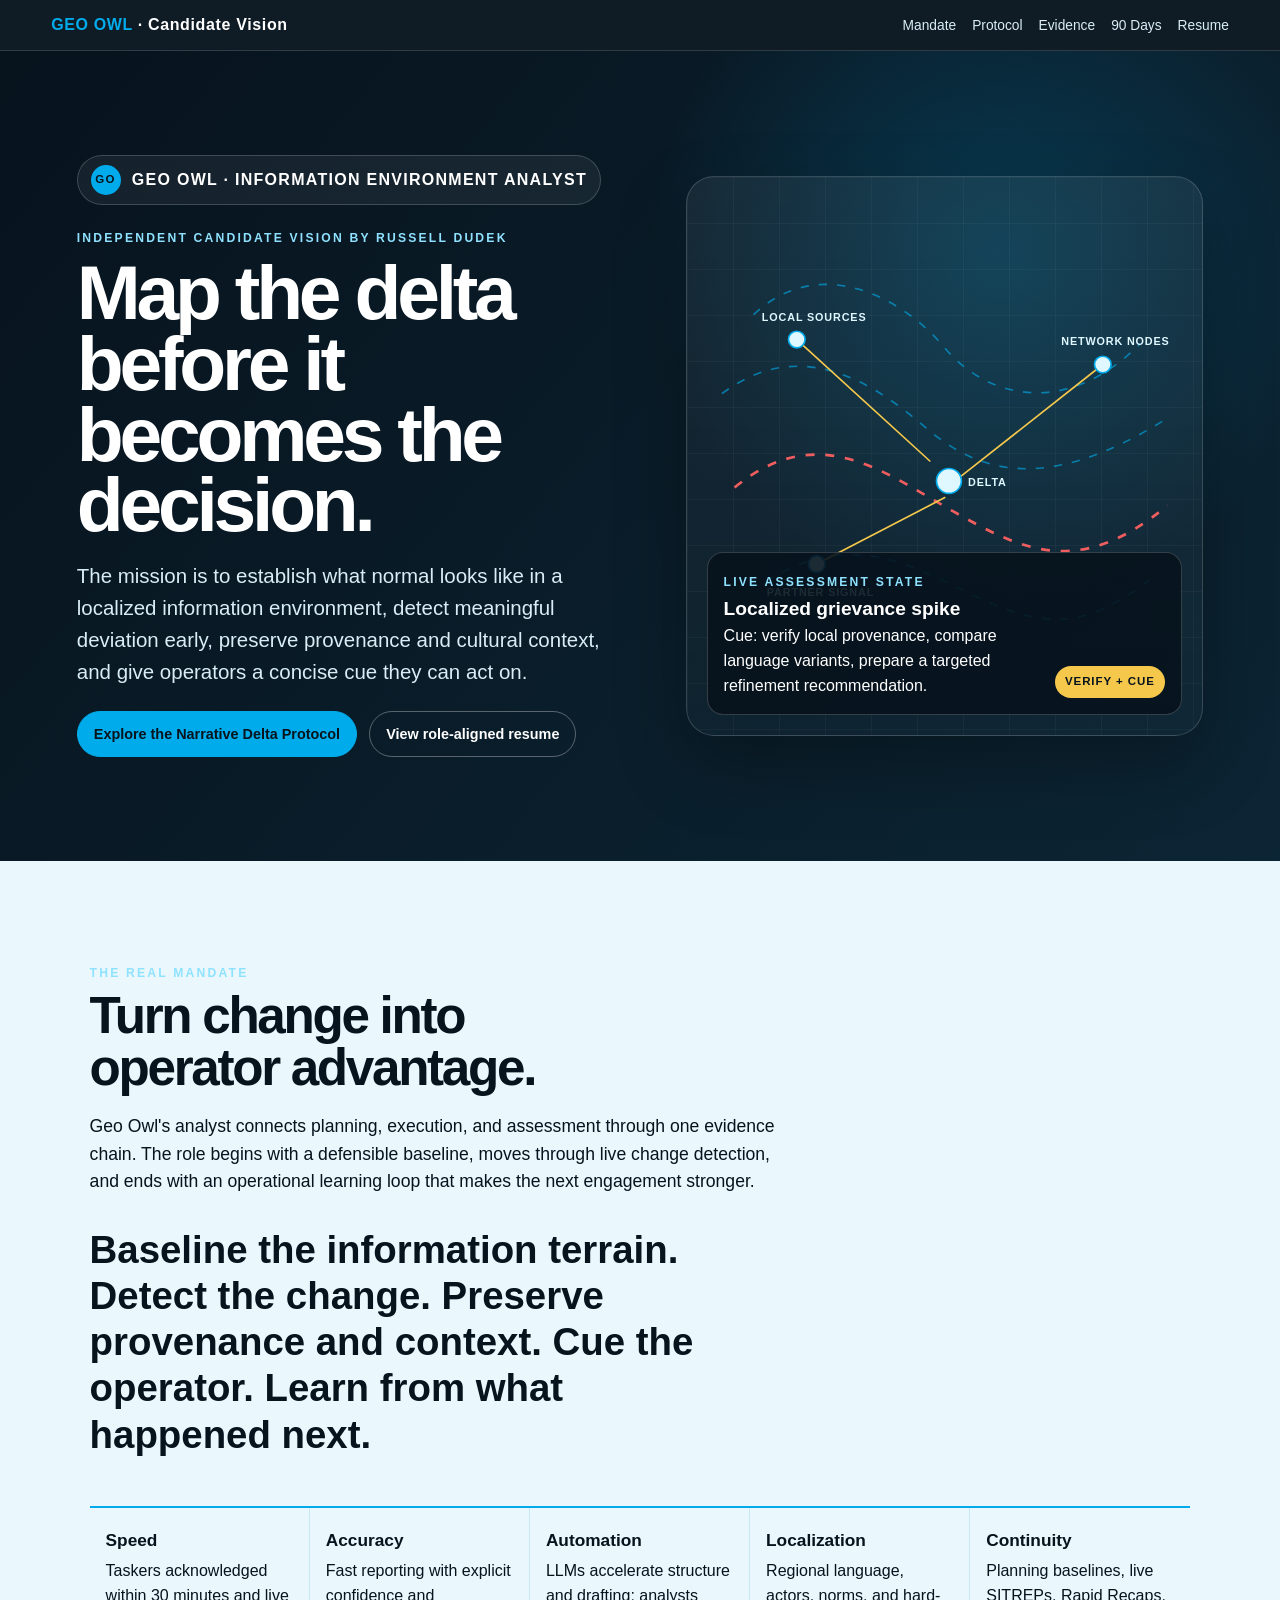
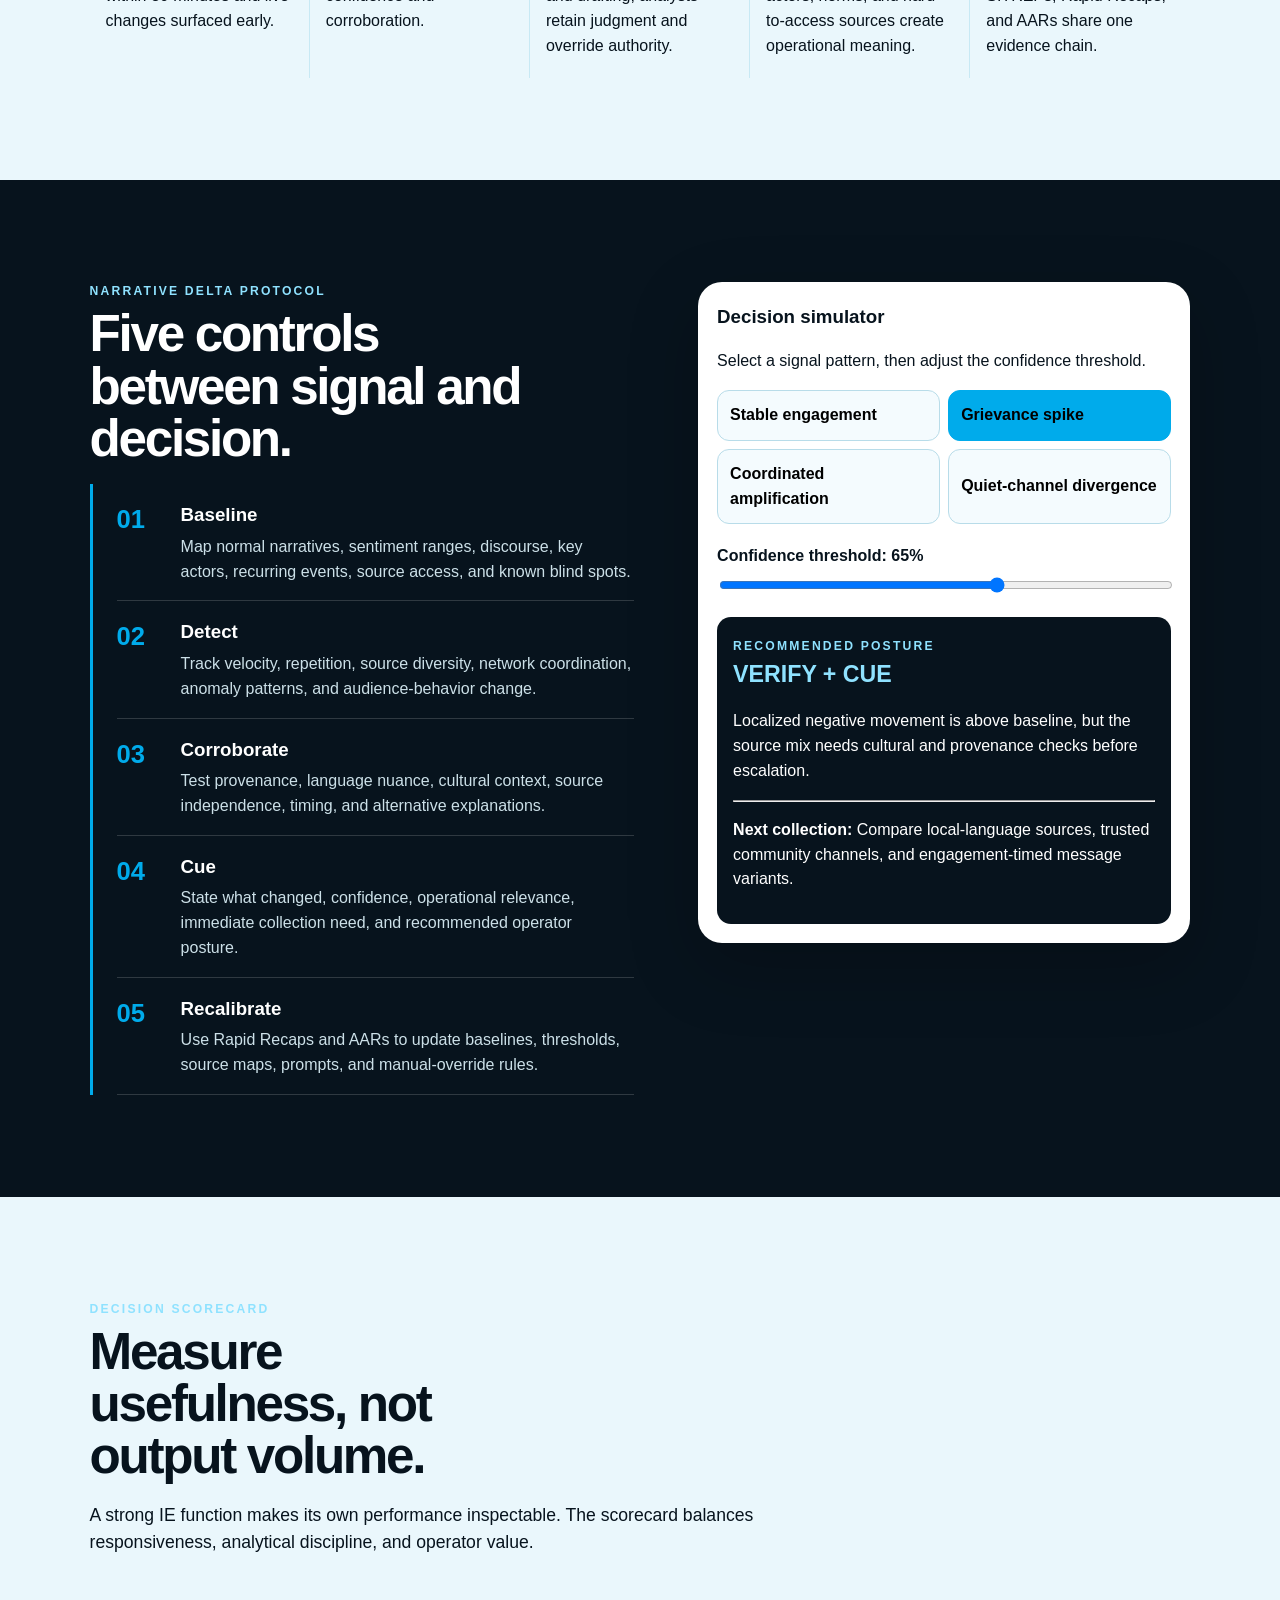
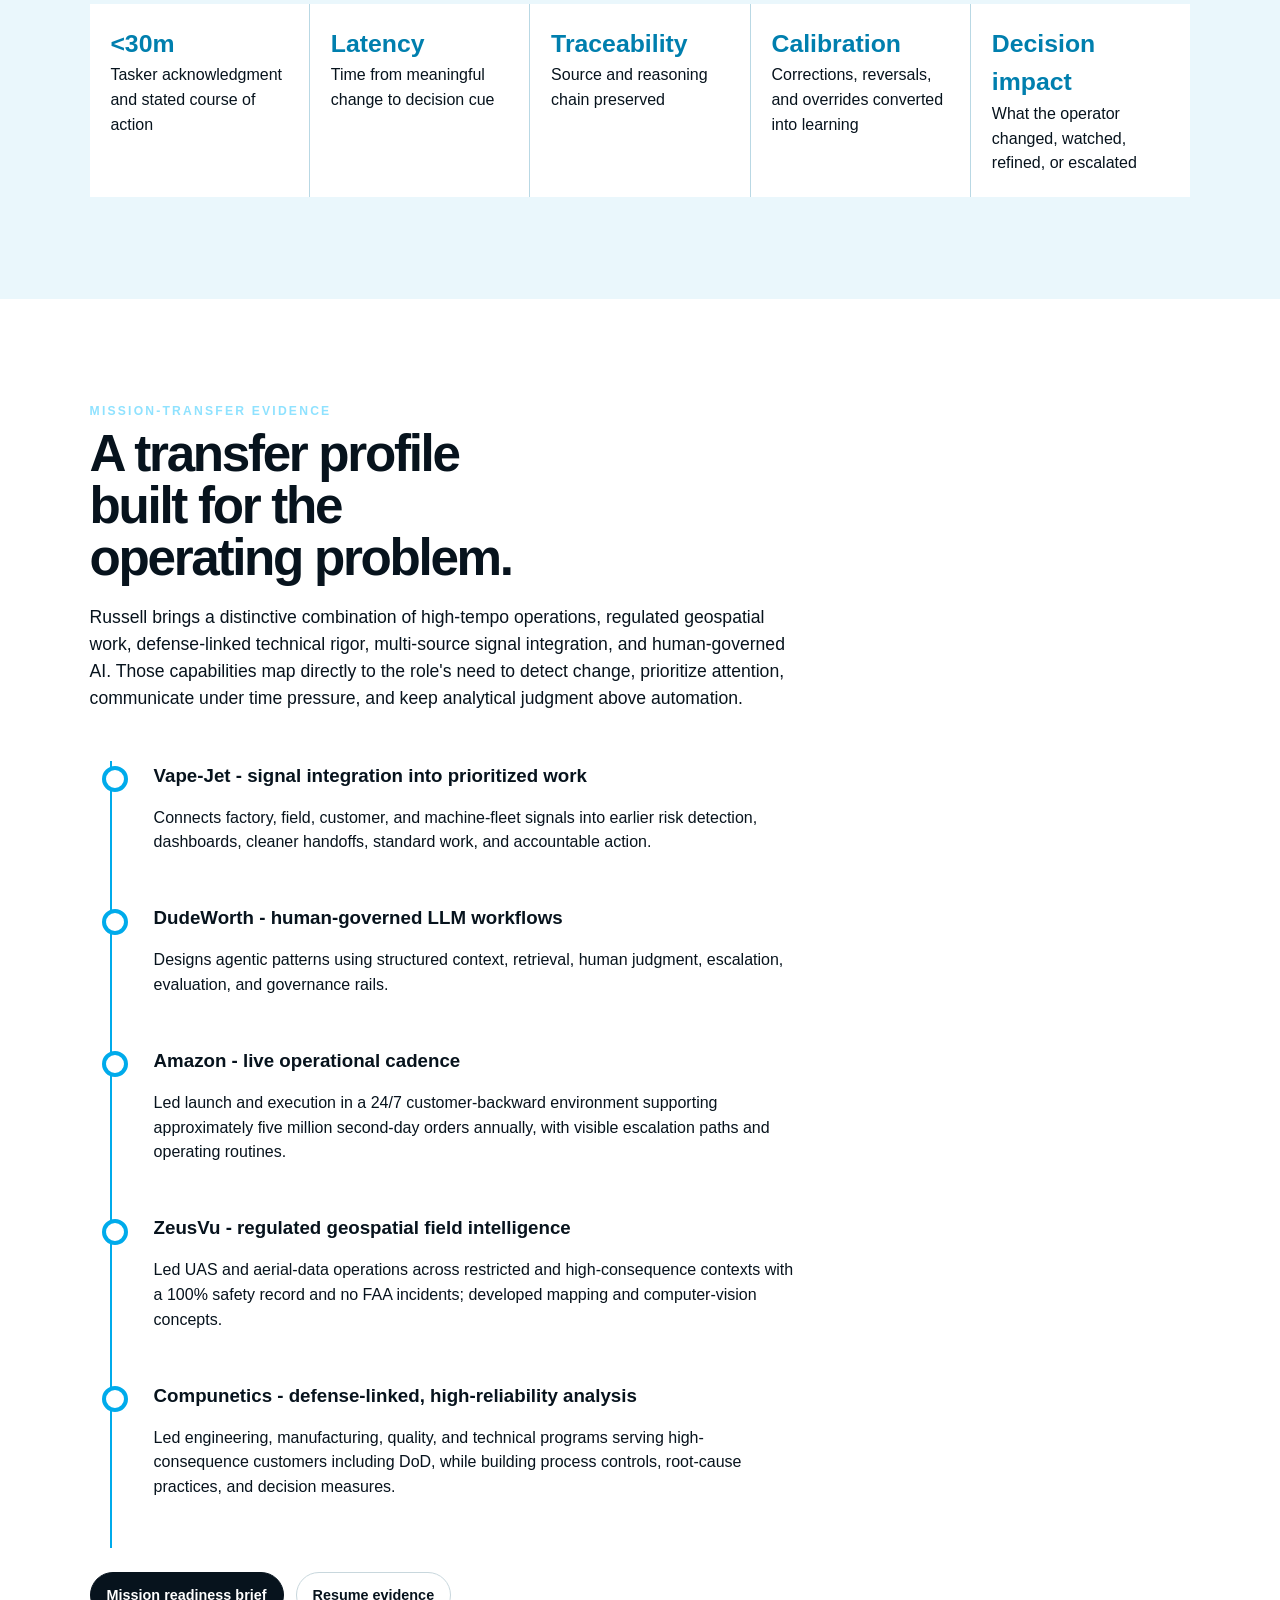
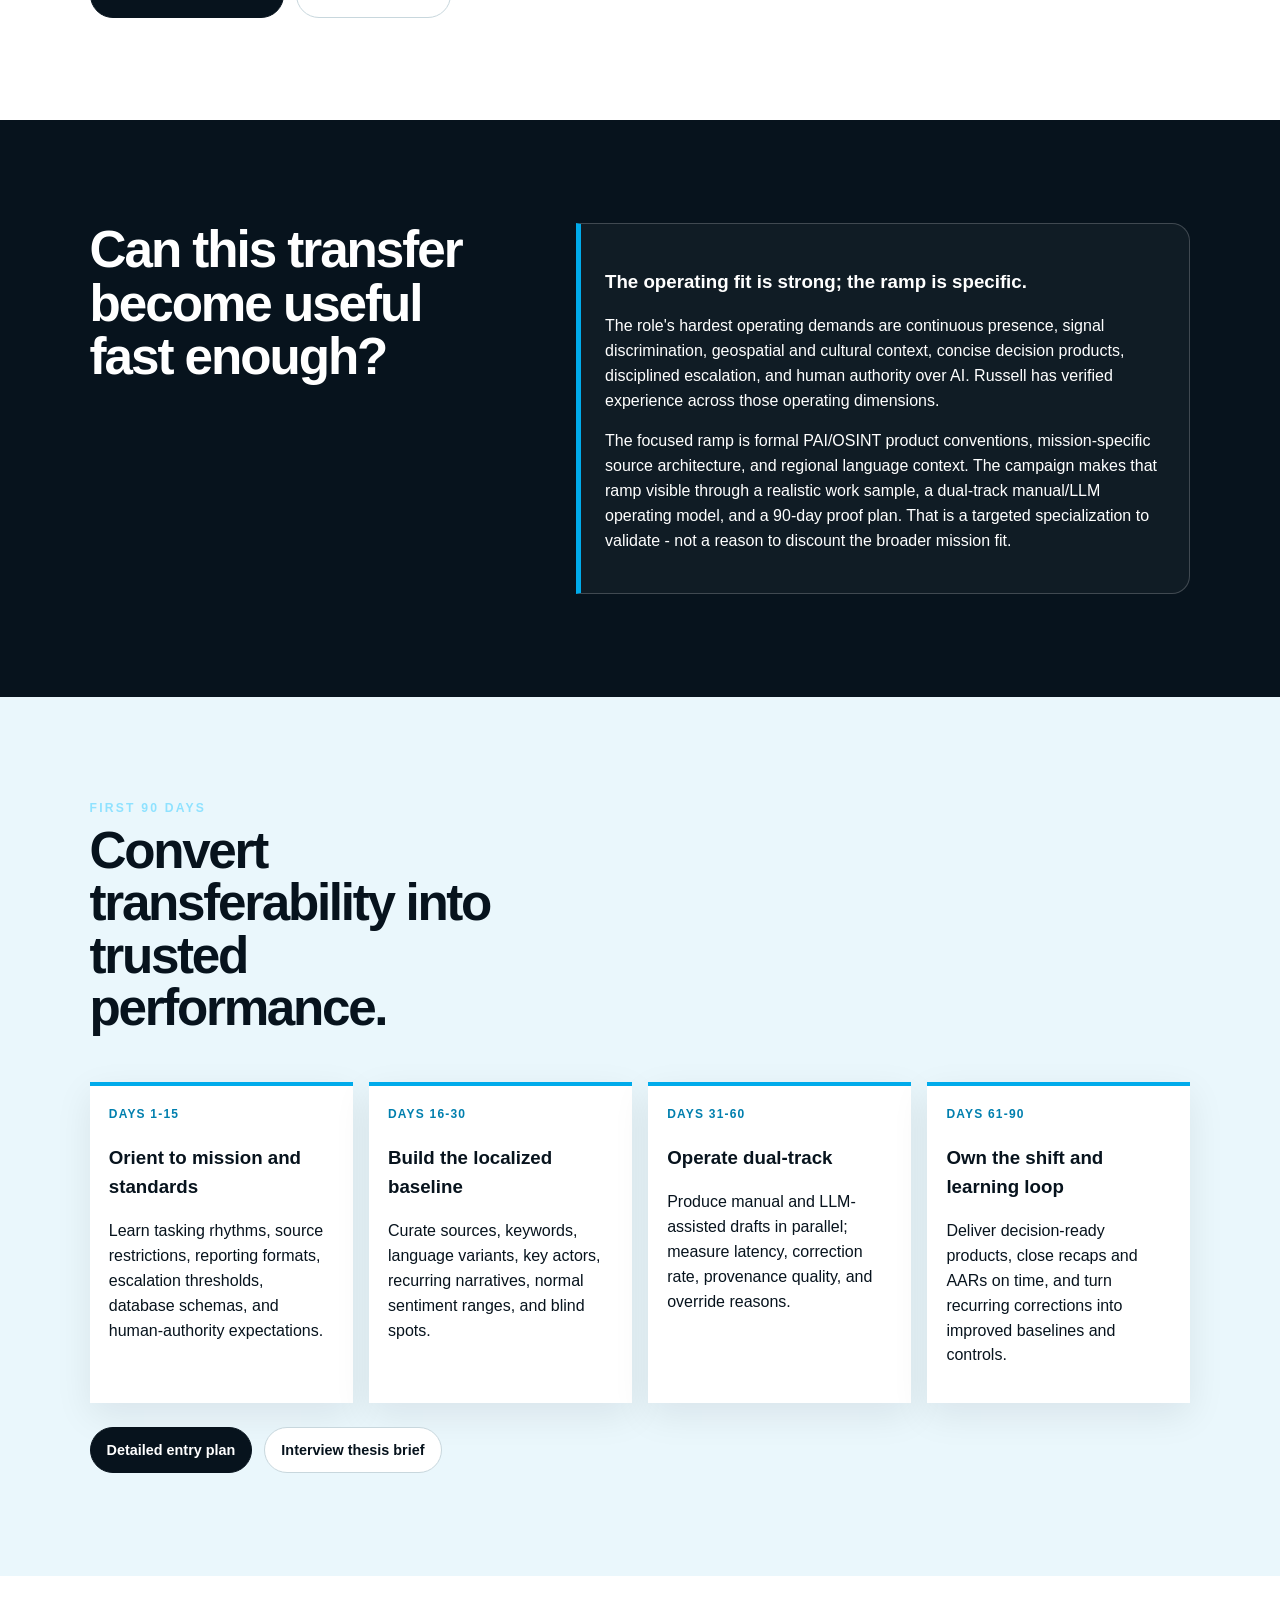
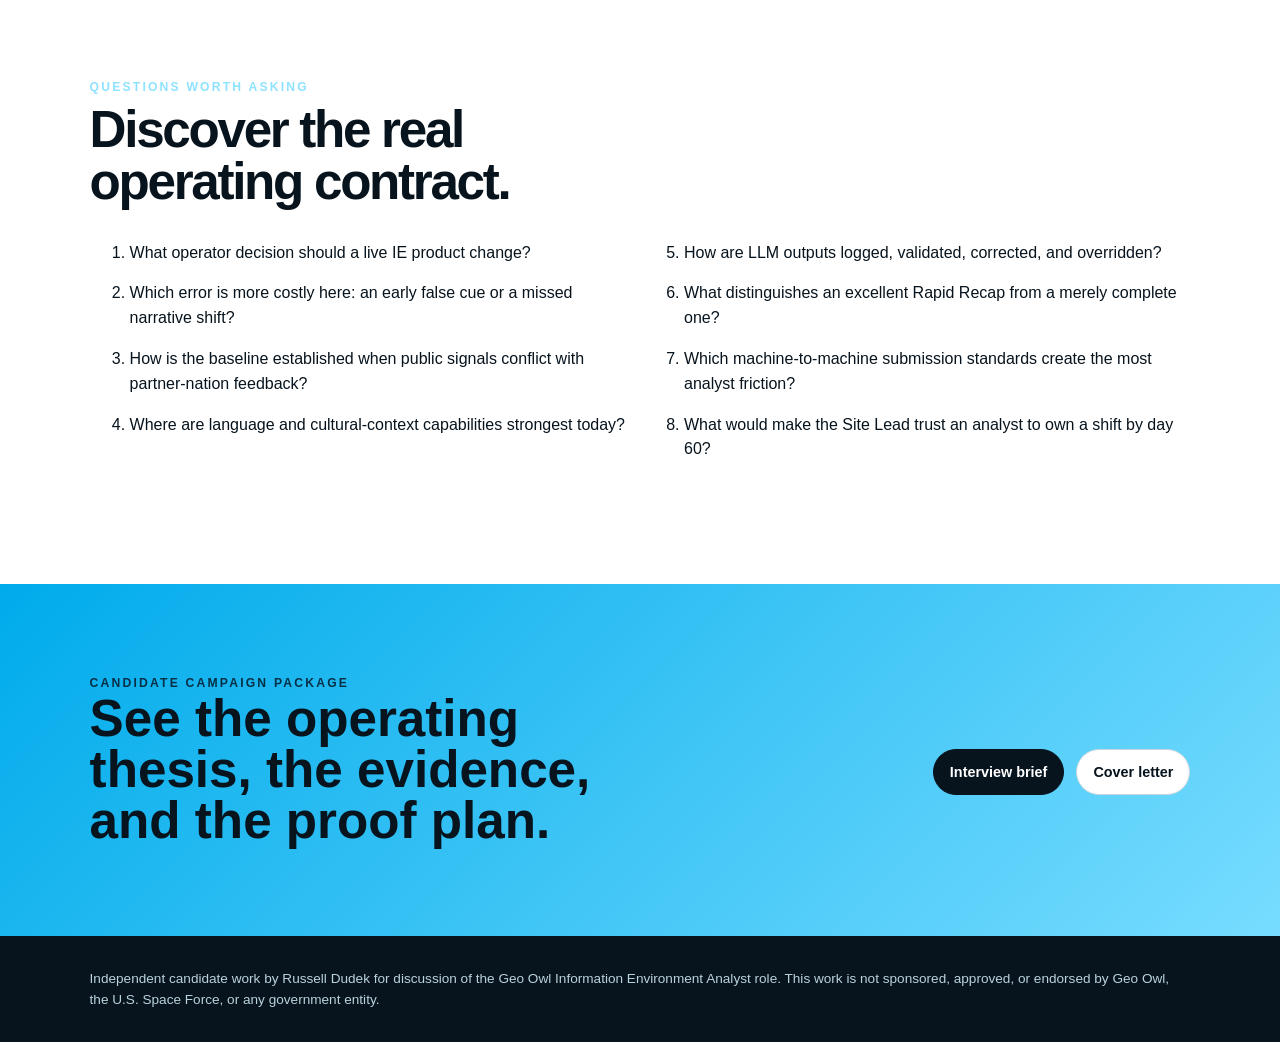
<file: index.html>
<!doctype html>
<html lang="en">
<head>
<meta charset="utf-8">
<meta name="viewport" content="width=device-width,initial-scale=1">
<title>Geo Owl Information Environment Analyst | Candidate Vision by Russell Dudek</title>
<meta name="description" content="Independent candidate vision for translating public-information change into decision-ready operational intelligence.">
<link rel="stylesheet" href="styles.css?v=20260714-3">
</head>
<body>
<a class="skip" href="#main">Skip to content</a>
<nav class="site-nav" aria-label="Campaign navigation">
<a class="brand" href="index.html"><em>GEO OWL</em> · Candidate Vision</a>
<div class="nav-links"><a href="#mandate">Mandate</a><a href="#protocol">Protocol</a><a href="#evidence">Evidence</a><a href="#plan">90 Days</a><a href="resume.html">Resume</a></div>
</nav>
<main id="main">
<section class="hero">
<div>
<div class="company-lockup"><span class="owl">GO</span> Geo Owl · Information Environment Analyst</div>
<div class="eyebrow" style="margin-top:1.5rem">Independent candidate vision by Russell Dudek</div>
<h1>Map the delta before it becomes the decision.</h1>
<p class="lede">The mission is to establish what normal looks like in a localized information environment, detect meaningful deviation early, preserve provenance and cultural context, and give operators a concise cue they can act on.</p>
<div class="hero-actions"><a class="button primary" href="#protocol">Explore the Narrative Delta Protocol</a><a class="button" href="resume.html">View role-aligned resume</a></div>
</div>
<div class="delta-stage" aria-label="Animated Narrative Delta Map">
<svg viewBox="0 0 620 560" role="img" aria-label="Information-environment contours and source nodes">
<path class="contour" d="M80 110 C160 35 260 90 310 150 S455 235 545 145"/>
<path class="contour" d="M42 205 C135 135 222 190 286 245 S430 327 577 235"/>
<path class="contour hot" id="hotContour" d="M76 315 C170 238 245 300 320 342 S458 418 558 335"/>
<path class="contour" d="M95 430 C205 365 273 415 354 452 S481 486 555 430"/>
<line class="vector" x1="132" y1="140" x2="292" y2="286"/><line class="vector" x1="500" y1="170" x2="330" y2="304"/><line class="vector" x1="156" y1="410" x2="310" y2="330"/>
<circle class="source-node" cx="132" cy="140" r="10"/><circle class="source-node" cx="500" cy="170" r="10"/><circle class="source-node" cx="156" cy="410" r="10"/><circle class="source-node" cx="315" cy="310" r="15"/>
<text class="field-label" x="90" y="118">LOCAL SOURCES</text><text class="field-label" x="450" y="147">NETWORK NODES</text><text class="field-label" x="96" y="448">PARTNER SIGNAL</text><text class="field-label" x="338" y="316">DELTA</text>
</svg>
<div class="delta-readout"><div><span class="eyebrow">Live assessment state</span><strong id="heroState">Localized grievance spike</strong><span id="heroCue">Cue: verify local provenance, compare language variants, prepare a targeted refinement recommendation.</span></div><span class="state-badge" id="heroBadge">VERIFY + CUE</span></div>
</div>
</section>

<section class="section mist" id="mandate">
<div class="kicker">The real mandate</div><h2>Turn change into operator advantage.</h2>
<p class="section-intro">Geo Owl's analyst connects planning, execution, and assessment through one evidence chain. The role begins with a defensible baseline, moves through live change detection, and ends with an operational learning loop that makes the next engagement stronger.</p>
<p class="mandate-line">Baseline the information terrain. Detect the change. Preserve provenance and context. Cue the operator. Learn from what happened next.</p>
<div class="tension-river"><div class="tension"><b>Speed</b>Taskers acknowledged within 30 minutes and live changes surfaced early.</div><div class="tension"><b>Accuracy</b>Fast reporting with explicit confidence and corroboration.</div><div class="tension"><b>Automation</b>LLMs accelerate structure and drafting; analysts retain judgment and override authority.</div><div class="tension"><b>Localization</b>Regional language, actors, norms, and hard-to-access sources create operational meaning.</div><div class="tension"><b>Continuity</b>Planning baselines, live SITREPs, Rapid Recaps, and AARs share one evidence chain.</div></div>
</section>

<section class="section dark" id="protocol">
<div class="system-grid"><div><div class="kicker">Narrative Delta Protocol</div><h2>Five controls between signal and decision.</h2><div class="protocol"><div class="protocol-step"><div class="num">01</div><div><h3>Baseline</h3><p>Map normal narratives, sentiment ranges, discourse, key actors, recurring events, source access, and known blind spots.</p></div></div><div class="protocol-step"><div class="num">02</div><div><h3>Detect</h3><p>Track velocity, repetition, source diversity, network coordination, anomaly patterns, and audience-behavior change.</p></div></div><div class="protocol-step"><div class="num">03</div><div><h3>Corroborate</h3><p>Test provenance, language nuance, cultural context, source independence, timing, and alternative explanations.</p></div></div><div class="protocol-step"><div class="num">04</div><div><h3>Cue</h3><p>State what changed, confidence, operational relevance, immediate collection need, and recommended operator posture.</p></div></div><div class="protocol-step"><div class="num">05</div><div><h3>Recalibrate</h3><p>Use Rapid Recaps and AARs to update baselines, thresholds, source maps, prompts, and manual-override rules.</p></div></div></div></div>
<div class="simulator" aria-label="Narrative Delta decision simulator"><h3 style="margin-top:0">Decision simulator</h3><p>Select a signal pattern, then adjust the confidence threshold.</p><div class="scenario-tabs"><button data-scenario="stable" aria-pressed="false">Stable engagement</button><button data-scenario="grievance" aria-pressed="true">Grievance spike</button><button data-scenario="coordination" aria-pressed="false">Coordinated amplification</button><button data-scenario="silence" aria-pressed="false">Quiet-channel divergence</button></div><label for="confidence">Confidence threshold: <span id="confidenceValue">65</span>%</label><input id="confidence" type="range" min="25" max="90" value="65"><div class="decision-card"><span class="eyebrow">Recommended posture</span><div class="decision" id="decision">VERIFY + CUE</div><p id="decisionReason">Localized negative movement is above baseline, but the source mix needs cultural and provenance checks before escalation.</p><hr><p><strong>Next collection:</strong> <span id="nextCollection">Compare local-language sources, trusted community channels, and engagement-timed message variants.</span></p></div></div>
</div>
</section>

<section class="section mist"><div class="kicker">Decision scorecard</div><h2>Measure usefulness, not output volume.</h2><p class="section-intro">A strong IE function makes its own performance inspectable. The scorecard balances responsiveness, analytical discipline, and operator value.</p><div class="score-strip"><div class="score-cell"><strong>&lt;30m</strong>Tasker acknowledgment and stated course of action</div><div class="score-cell"><strong>Latency</strong>Time from meaningful change to decision cue</div><div class="score-cell"><strong>Traceability</strong>Source and reasoning chain preserved</div><div class="score-cell"><strong>Calibration</strong>Corrections, reversals, and overrides converted into learning</div><div class="score-cell"><strong>Decision impact</strong>What the operator changed, watched, refined, or escalated</div></div></section>

<section class="section" id="evidence"><div class="kicker">Mission-transfer evidence</div><h2>A transfer profile built for the operating problem.</h2><p class="section-intro">Russell brings a distinctive combination of high-tempo operations, regulated geospatial work, defense-linked technical rigor, multi-source signal integration, and human-governed AI. Those capabilities map directly to the role's need to detect change, prioritize attention, communicate under time pressure, and keep analytical judgment above automation.</p><div class="evidence-trail"><div class="evidence-item"><h3>Vape-Jet - signal integration into prioritized work</h3><p>Connects factory, field, customer, and machine-fleet signals into earlier risk detection, dashboards, cleaner handoffs, standard work, and accountable action.</p></div><div class="evidence-item"><h3>DudeWorth - human-governed LLM workflows</h3><p>Designs agentic patterns using structured context, retrieval, human judgment, escalation, evaluation, and governance rails.</p></div><div class="evidence-item"><h3>Amazon - live operational cadence</h3><p>Led launch and execution in a 24/7 customer-backward environment supporting approximately five million second-day orders annually, with visible escalation paths and operating routines.</p></div><div class="evidence-item"><h3>ZeusVu - regulated geospatial field intelligence</h3><p>Led UAS and aerial-data operations across restricted and high-consequence contexts with a 100% safety record and no FAA incidents; developed mapping and computer-vision concepts.</p></div><div class="evidence-item"><h3>Compunetics - defense-linked, high-reliability analysis</h3><p>Led engineering, manufacturing, quality, and technical programs serving high-consequence customers including DoD, while building process controls, root-cause practices, and decision measures.</p></div></div><div class="hero-actions"><a class="button dark" href="mission-readiness.html">Mission readiness brief</a><a class="button light" href="resume.html">Resume evidence</a></div></section>

<section class="section dark"><div class="objection"><div class="question">Can this transfer become useful fast enough?</div><div class="truth-box"><h3>The operating fit is strong; the ramp is specific.</h3><p>The role's hardest operating demands are continuous presence, signal discrimination, geospatial and cultural context, concise decision products, disciplined escalation, and human authority over AI. Russell has verified experience across those operating dimensions.</p><p>The focused ramp is formal PAI/OSINT product conventions, mission-specific source architecture, and regional language context. The campaign makes that ramp visible through a realistic work sample, a dual-track manual/LLM operating model, and a 90-day proof plan. That is a targeted specialization to validate - not a reason to discount the broader mission fit.</p></div></div></section>

<section class="section mist" id="plan"><div class="kicker">First 90 days</div><h2>Convert transferability into trusted performance.</h2><div class="plan-grid"><div class="plan-phase"><div class="days">Days 1-15</div><h3>Orient to mission and standards</h3><p>Learn tasking rhythms, source restrictions, reporting formats, escalation thresholds, database schemas, and human-authority expectations.</p></div><div class="plan-phase"><div class="days">Days 16-30</div><h3>Build the localized baseline</h3><p>Curate sources, keywords, language variants, key actors, recurring narratives, normal sentiment ranges, and blind spots.</p></div><div class="plan-phase"><div class="days">Days 31-60</div><h3>Operate dual-track</h3><p>Produce manual and LLM-assisted drafts in parallel; measure latency, correction rate, provenance quality, and override reasons.</p></div><div class="plan-phase"><div class="days">Days 61-90</div><h3>Own the shift and learning loop</h3><p>Deliver decision-ready products, close recaps and AARs on time, and turn recurring corrections into improved baselines and controls.</p></div></div><div class="hero-actions"><a class="button dark" href="90-day-plan.html">Detailed entry plan</a><a class="button light" href="interview-brief.html">Interview thesis brief</a></div></section>

<section class="section"><div class="kicker">Questions worth asking</div><h2>Discover the real operating contract.</h2><ol class="questions"><li>What operator decision should a live IE product change?</li><li>Which error is more costly here: an early false cue or a missed narrative shift?</li><li>How is the baseline established when public signals conflict with partner-nation feedback?</li><li>Where are language and cultural-context capabilities strongest today?</li><li>How are LLM outputs logged, validated, corrected, and overridden?</li><li>What distinguishes an excellent Rapid Recap from a merely complete one?</li><li>Which machine-to-machine submission standards create the most analyst friction?</li><li>What would make the Site Lead trust an analyst to own a shift by day 60?</li></ol></section>
<section class="cta"><div><div class="eyebrow" style="color:#073047">Candidate campaign package</div><h2>See the operating thesis, the evidence, and the proof plan.</h2></div><div class="hero-actions"><a class="button dark" href="interview-brief.html">Interview brief</a><a class="button light" href="cover-letter.html">Cover letter</a></div></section>
</main>
<footer class="site-footer">Independent candidate work by Russell Dudek for discussion of the Geo Owl Information Environment Analyst role. This work is not sponsored, approved, or endorsed by Geo Owl, the U.S. Space Force, or any government entity.</footer>
<script src="app.js"></script>
</body>
</html>
</file>
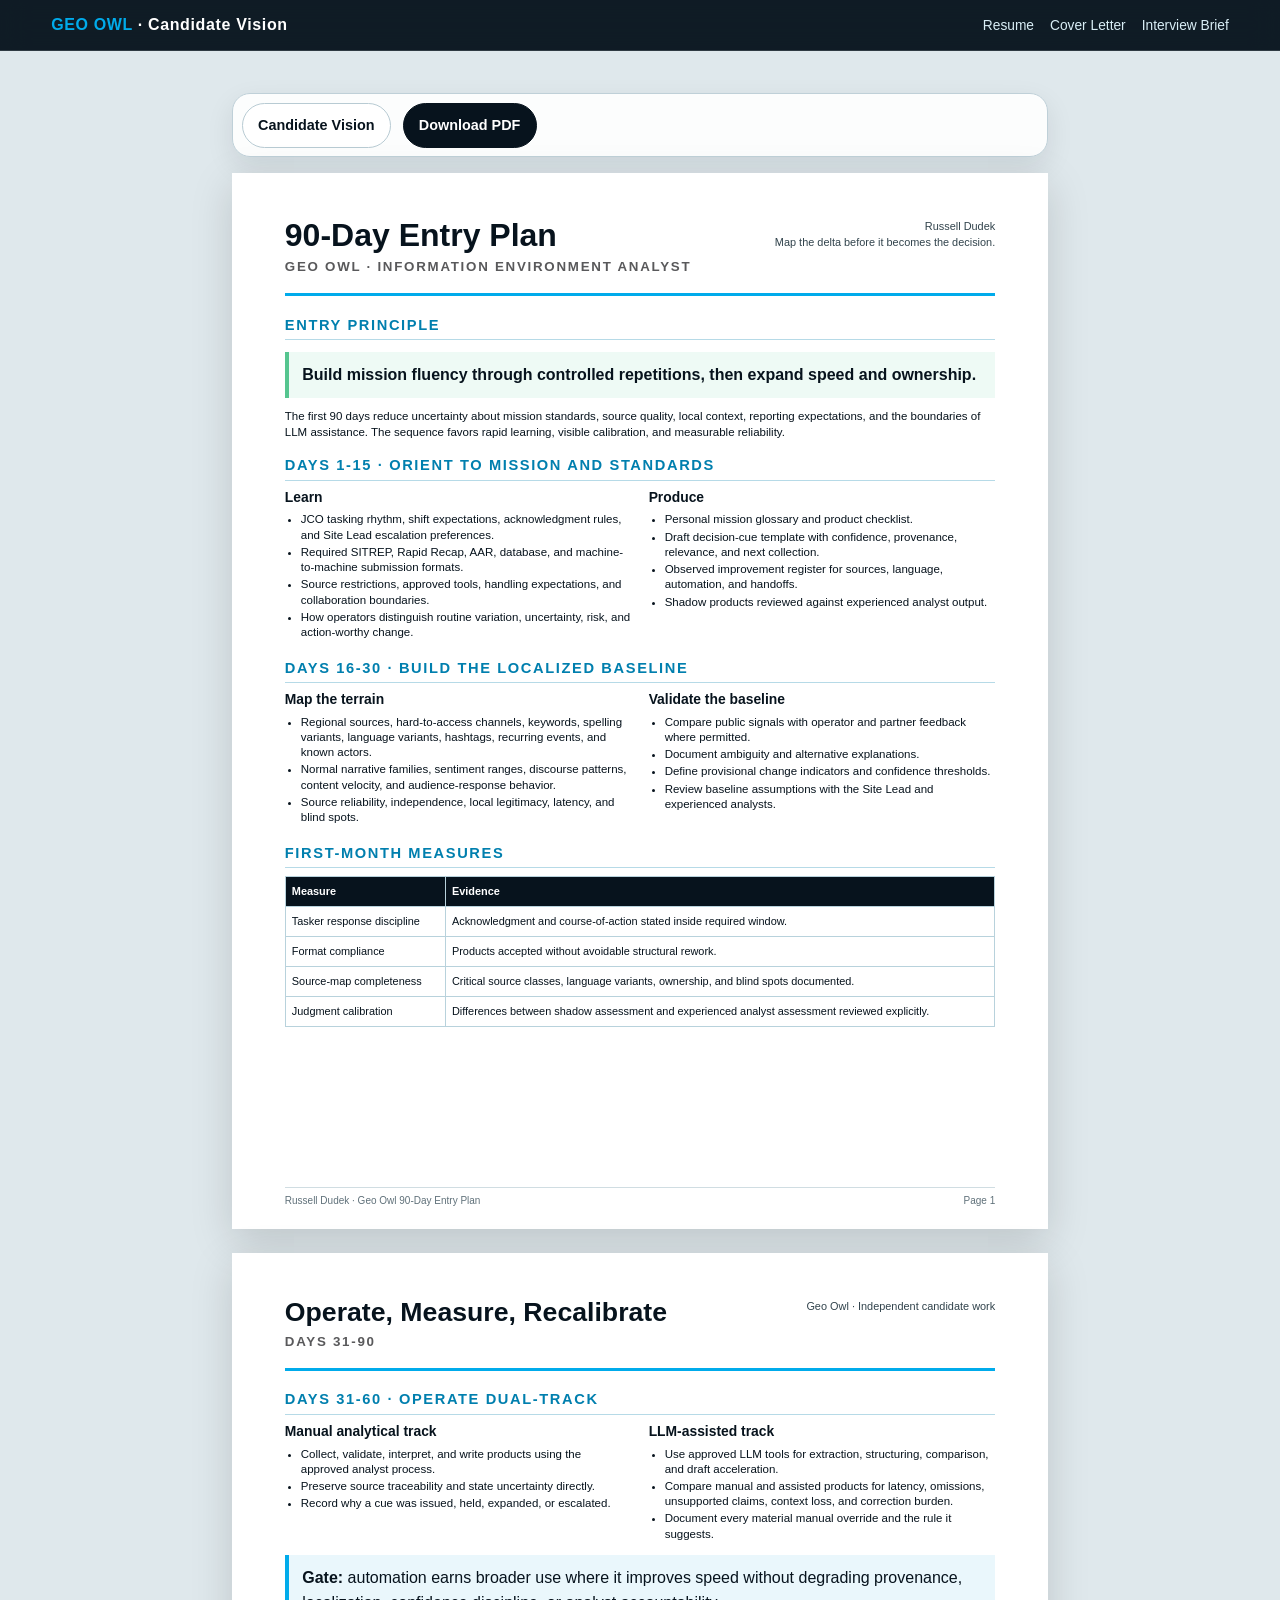
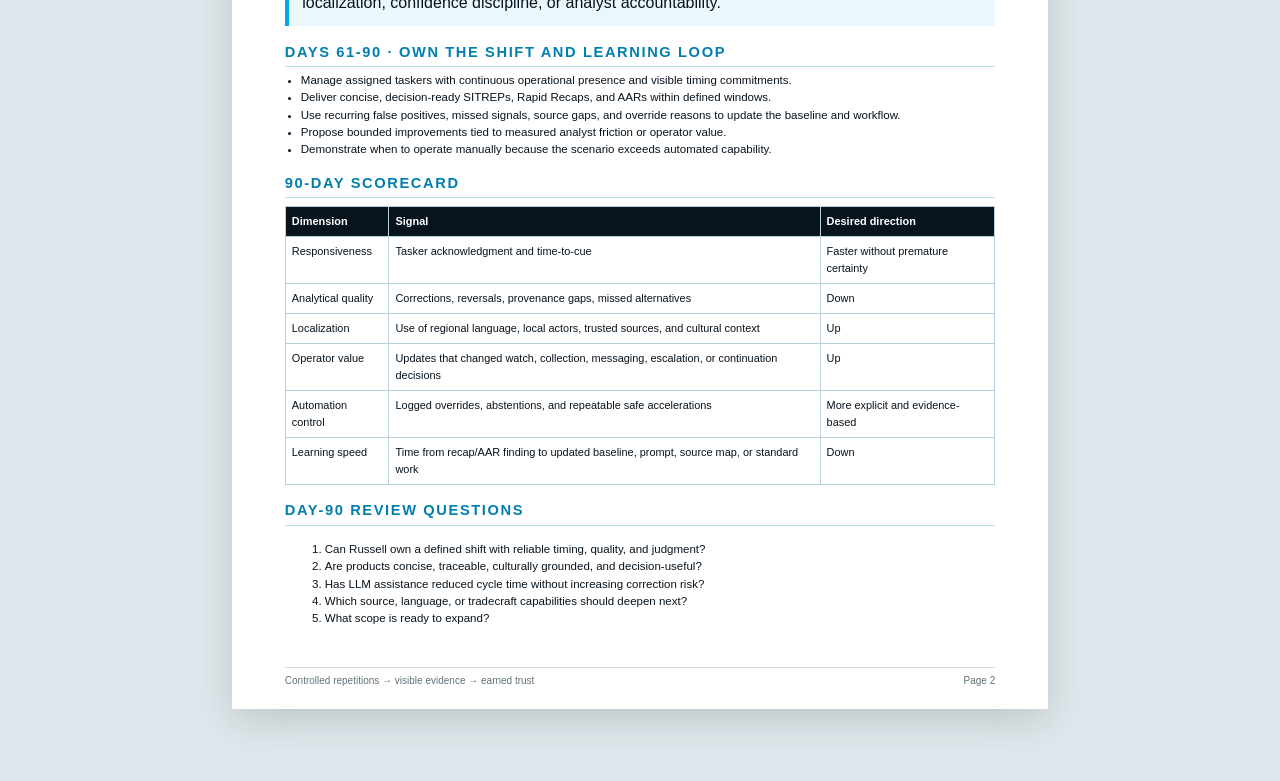
<file: 90-day-plan.html>
<!doctype html>
<html lang="en">
<head>
<meta charset="utf-8">
<meta name="viewport" content="width=device-width,initial-scale=1">
<title>Geo Owl 90-Day Entry Plan</title>
<link rel="stylesheet" href="styles.css?v=20260714-3">
</head>
<body class="document-body">
<nav class="site-nav"><a class="brand" href="index.html"><em>GEO OWL</em> · Candidate Vision</a><div class="nav-links"><a href="resume.html">Resume</a><a href="cover-letter.html">Cover Letter</a><a href="interview-brief.html">Interview Brief</a></div></nav>
<div class="document-shell">
<div class="doc-actions"><a class="button light" href="index.html">Candidate Vision</a><a class="button dark" href="docs/Russell-Dudek-Geo-Owl-90-Day-Plan.pdf" download>Download PDF</a></div>

<section class="doc-page">
<header class="doc-header"><div><h1 class="doc-name" style="font-size:24pt">90-Day Entry Plan</h1><div class="doc-role">Geo Owl · Information Environment Analyst</div></div><div class="doc-contact">Russell Dudek<br>Map the delta before it becomes the decision.</div></header>
<section class="doc-section"><h2>Entry Principle</h2><div class="callout positive"><strong>Build mission fluency through controlled repetitions, then expand speed and ownership.</strong></div><p>The first 90 days reduce uncertainty about mission standards, source quality, local context, reporting expectations, and the boundaries of LLM assistance. The sequence favors rapid learning, visible calibration, and measurable reliability.</p></section>
<section class="doc-section"><h2>Days 1-15 · Orient to Mission and Standards</h2><div class="two-col"><div><h3>Learn</h3><ul><li>JCO tasking rhythm, shift expectations, acknowledgment rules, and Site Lead escalation preferences.</li><li>Required SITREP, Rapid Recap, AAR, database, and machine-to-machine submission formats.</li><li>Source restrictions, approved tools, handling expectations, and collaboration boundaries.</li><li>How operators distinguish routine variation, uncertainty, risk, and action-worthy change.</li></ul></div><div><h3>Produce</h3><ul><li>Personal mission glossary and product checklist.</li><li>Draft decision-cue template with confidence, provenance, relevance, and next collection.</li><li>Observed improvement register for sources, language, automation, and handoffs.</li><li>Shadow products reviewed against experienced analyst output.</li></ul></div></div></section>
<section class="doc-section"><h2>Days 16-30 · Build the Localized Baseline</h2><div class="two-col"><div><h3>Map the terrain</h3><ul><li>Regional sources, hard-to-access channels, keywords, spelling variants, language variants, hashtags, recurring events, and known actors.</li><li>Normal narrative families, sentiment ranges, discourse patterns, content velocity, and audience-response behavior.</li><li>Source reliability, independence, local legitimacy, latency, and blind spots.</li></ul></div><div><h3>Validate the baseline</h3><ul><li>Compare public signals with operator and partner feedback where permitted.</li><li>Document ambiguity and alternative explanations.</li><li>Define provisional change indicators and confidence thresholds.</li><li>Review baseline assumptions with the Site Lead and experienced analysts.</li></ul></div></div></section>
<section class="doc-section"><h2>First-Month Measures</h2><table class="matrix"><tr><th>Measure</th><th>Evidence</th></tr><tr><td>Tasker response discipline</td><td>Acknowledgment and course-of-action stated inside required window.</td></tr><tr><td>Format compliance</td><td>Products accepted without avoidable structural rework.</td></tr><tr><td>Source-map completeness</td><td>Critical source classes, language variants, ownership, and blind spots documented.</td></tr><tr><td>Judgment calibration</td><td>Differences between shadow assessment and experienced analyst assessment reviewed explicitly.</td></tr></table></section>
<footer class="doc-footer"><span>Russell Dudek · Geo Owl 90-Day Entry Plan</span><span>Page 1</span></footer>
</section>

<section class="doc-page">
<header class="doc-header"><div><h1 class="doc-name" style="font-size:20pt">Operate, Measure, Recalibrate</h1><div class="doc-role">Days 31-90</div></div><div class="doc-contact">Geo Owl · Independent candidate work</div></header>
<section class="doc-section"><h2>Days 31-60 · Operate Dual-Track</h2><div class="two-col"><div><h3>Manual analytical track</h3><ul><li>Collect, validate, interpret, and write products using the approved analyst process.</li><li>Preserve source traceability and state uncertainty directly.</li><li>Record why a cue was issued, held, expanded, or escalated.</li></ul></div><div><h3>LLM-assisted track</h3><ul><li>Use approved LLM tools for extraction, structuring, comparison, and draft acceleration.</li><li>Compare manual and assisted products for latency, omissions, unsupported claims, context loss, and correction burden.</li><li>Document every material manual override and the rule it suggests.</li></ul></div></div><div class="callout"><strong>Gate:</strong> automation earns broader use where it improves speed without degrading provenance, localization, confidence discipline, or analyst accountability.</div></section>
<section class="doc-section"><h2>Days 61-90 · Own the Shift and Learning Loop</h2><ul><li>Manage assigned taskers with continuous operational presence and visible timing commitments.</li><li>Deliver concise, decision-ready SITREPs, Rapid Recaps, and AARs within defined windows.</li><li>Use recurring false positives, missed signals, source gaps, and override reasons to update the baseline and workflow.</li><li>Propose bounded improvements tied to measured analyst friction or operator value.</li><li>Demonstrate when to operate manually because the scenario exceeds automated capability.</li></ul></section>
<section class="doc-section"><h2>90-Day Scorecard</h2><table class="matrix"><tr><th>Dimension</th><th>Signal</th><th>Desired direction</th></tr><tr><td>Responsiveness</td><td>Tasker acknowledgment and time-to-cue</td><td>Faster without premature certainty</td></tr><tr><td>Analytical quality</td><td>Corrections, reversals, provenance gaps, missed alternatives</td><td>Down</td></tr><tr><td>Localization</td><td>Use of regional language, local actors, trusted sources, and cultural context</td><td>Up</td></tr><tr><td>Operator value</td><td>Updates that changed watch, collection, messaging, escalation, or continuation decisions</td><td>Up</td></tr><tr><td>Automation control</td><td>Logged overrides, abstentions, and repeatable safe accelerations</td><td>More explicit and evidence-based</td></tr><tr><td>Learning speed</td><td>Time from recap/AAR finding to updated baseline, prompt, source map, or standard work</td><td>Down</td></tr></table></section>
<section class="doc-section"><h2>Day-90 Review Questions</h2><ol><li>Can Russell own a defined shift with reliable timing, quality, and judgment?</li><li>Are products concise, traceable, culturally grounded, and decision-useful?</li><li>Has LLM assistance reduced cycle time without increasing correction risk?</li><li>Which source, language, or tradecraft capabilities should deepen next?</li><li>What scope is ready to expand?</li></ol></section>
<footer class="doc-footer"><span>Controlled repetitions → visible evidence → earned trust</span><span>Page 2</span></footer>
</section>
</div>
</body>
</html>
</file>
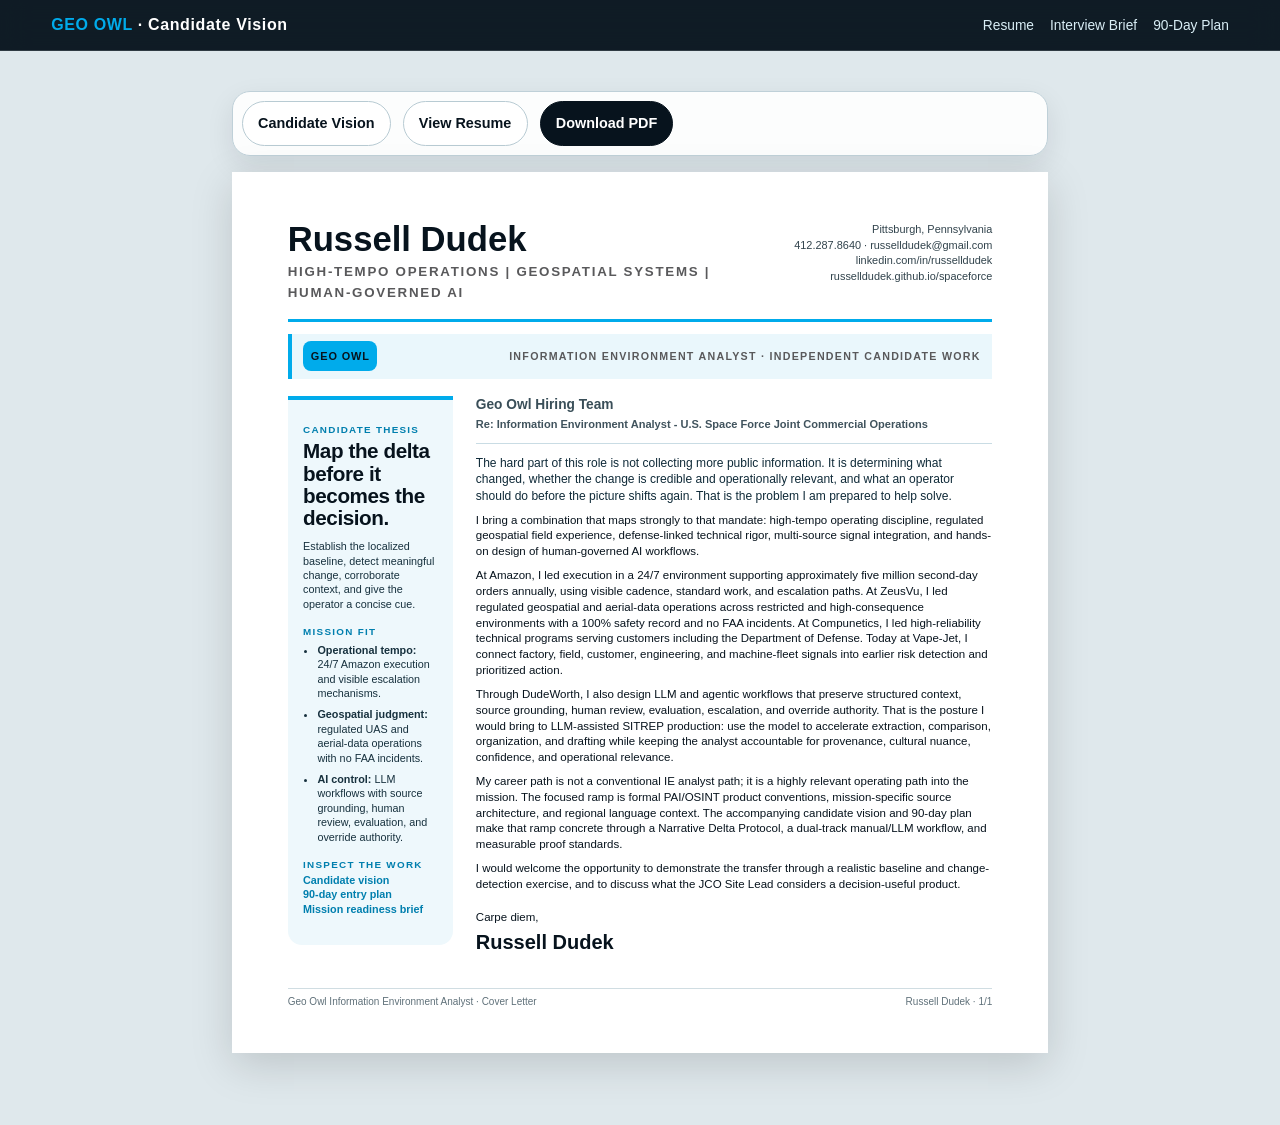
<file: cover-letter.html>
<!doctype html>
<html lang="en">
<head>
  <meta charset="utf-8">
  <meta name="viewport" content="width=device-width,initial-scale=1">
  <title>Russell Dudek | Geo Owl Cover Letter</title>
  <meta name="description" content="Cover letter for Geo Owl's Information Environment Analyst role supporting the U.S. Space Force Joint Commercial Operations cell.">
  <link rel="stylesheet" href="styles.css?v=20260714-3">
</head>
<body class="document-body cover-letter-page">
  <a class="skip" href="#main">Skip to main content</a>
  <nav class="site-nav" aria-label="Primary">
    <a class="brand" href="index.html"><em>GEO OWL</em> · Candidate Vision</a>
    <div class="nav-links"><a href="resume.html">Resume</a><a href="interview-brief.html">Interview Brief</a><a href="90-day-plan.html">90-Day Plan</a></div>
  </nav>

  <main id="main" class="document-shell">
    <div class="doc-actions" aria-label="Cover letter actions">
      <a class="button light" href="index.html">Candidate Vision</a>
      <a class="button light" href="resume.html">View Resume</a>
      <a class="button dark" href="docs/Russell-Dudek-Geo-Owl-Cover-Letter.pdf" download>Download PDF</a>
    </div>

    <section class="doc-page" aria-label="Cover letter">
      <header class="doc-header">
        <div>
          <h1 class="doc-name">Russell Dudek</h1>
          <div class="doc-role">High-Tempo Operations | Geospatial Systems | Human-Governed AI</div>
        </div>
        <div class="doc-contact">Pittsburgh, Pennsylvania<br><a href="tel:+14122878640">412.287.8640</a> · <a href="mailto:russelldudek@gmail.com">russelldudek@gmail.com</a><br><a href="https://www.linkedin.com/in/russelldudek">linkedin.com/in/russelldudek</a><br><a href="https://russelldudek.github.io/spaceforce/">russelldudek.github.io/spaceforce</a></div>
      </header>

      <div class="doc-company-line"><span class="geo-wordmark">GEO OWL</span><span>Information Environment Analyst · Independent candidate work</span></div>

      <div class="cover-letter-grid">
        <aside class="cover-letter-rail" aria-label="Candidate thesis and evidence summary">
          <div>
            <p class="rail-label">Candidate thesis</p>
            <h2>Map the delta before it becomes the decision.</h2>
            <p>Establish the localized baseline, detect meaningful change, corroborate context, and give the operator a concise cue.</p>
          </div>

          <div>
            <p class="rail-label">Mission fit</p>
            <ul>
              <li><strong>Operational tempo:</strong> 24/7 Amazon execution and visible escalation mechanisms.</li>
              <li><strong>Geospatial judgment:</strong> regulated UAS and aerial-data operations with no FAA incidents.</li>
              <li><strong>AI control:</strong> LLM workflows with source grounding, human review, evaluation, and override authority.</li>
            </ul>
          </div>

          <div>
            <p class="rail-label">Inspect the work</p>
            <p><a href="index.html">Candidate vision</a><br><a href="90-day-plan.html">90-day entry plan</a><br><a href="mission-readiness.html">Mission readiness brief</a></p>
          </div>
        </aside>

        <article class="cover-letter-copy">
          <div class="letter-meta">
            <strong>Geo Owl Hiring Team</strong>
            <span class="letter-subject">Re: Information Environment Analyst - U.S. Space Force Joint Commercial Operations</span>
          </div>

          <p class="opening">The hard part of this role is not collecting more public information. It is determining what changed, whether the change is credible and operationally relevant, and what an operator should do before the picture shifts again. That is the problem I am prepared to help solve.</p>

          <p>I bring a combination that maps strongly to that mandate: high-tempo operating discipline, regulated geospatial field experience, defense-linked technical rigor, multi-source signal integration, and hands-on design of human-governed AI workflows.</p>

          <p>At Amazon, I led execution in a 24/7 environment supporting approximately five million second-day orders annually, using visible cadence, standard work, and escalation paths. At ZeusVu, I led regulated geospatial and aerial-data operations across restricted and high-consequence environments with a 100% safety record and no FAA incidents. At Compunetics, I led high-reliability technical programs serving customers including the Department of Defense. Today at Vape-Jet, I connect factory, field, customer, engineering, and machine-fleet signals into earlier risk detection and prioritized action.</p>

          <p>Through DudeWorth, I also design LLM and agentic workflows that preserve structured context, source grounding, human review, evaluation, escalation, and override authority. That is the posture I would bring to LLM-assisted SITREP production: use the model to accelerate extraction, comparison, organization, and drafting while keeping the analyst accountable for provenance, cultural nuance, confidence, and operational relevance.</p>

          <p>My career path is not a conventional IE analyst path; it is a highly relevant operating path into the mission. The focused ramp is formal PAI/OSINT product conventions, mission-specific source architecture, and regional language context. The accompanying candidate vision and 90-day plan make that ramp concrete through a Narrative Delta Protocol, a dual-track manual/LLM workflow, and measurable proof standards.</p>

          <p>I would welcome the opportunity to demonstrate the transfer through a realistic baseline and change-detection exercise, and to discuss what the JCO Site Lead considers a decision-useful product.</p>

          <div class="signature"><p>Carpe diem,</p><p style="font-size:15pt;font-weight:900;margin:.03in 0">Russell Dudek</p></div>
        </article>
      </div>

      <footer class="doc-footer"><span>Geo Owl Information Environment Analyst · Cover Letter</span><span>Russell Dudek · 1/1</span></footer>
    </section>
  </main>
</body>
</html>
</file>
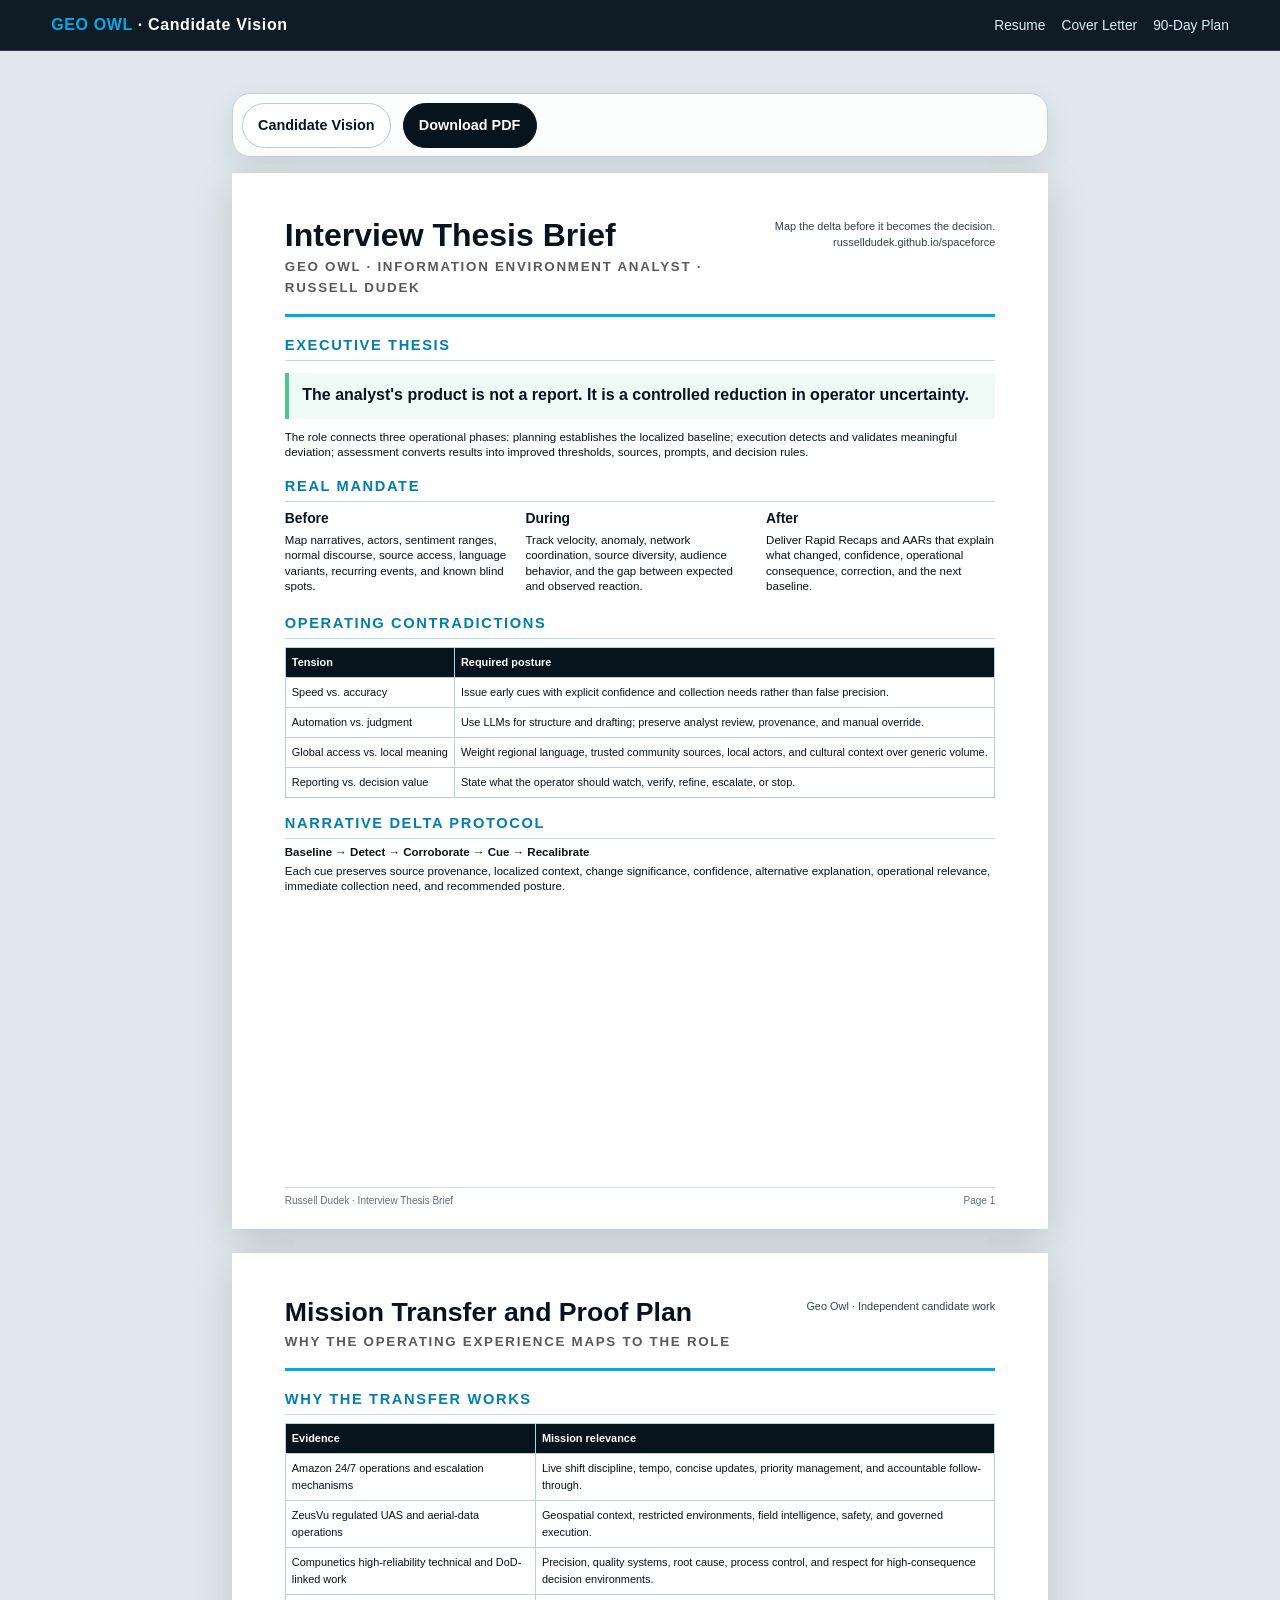
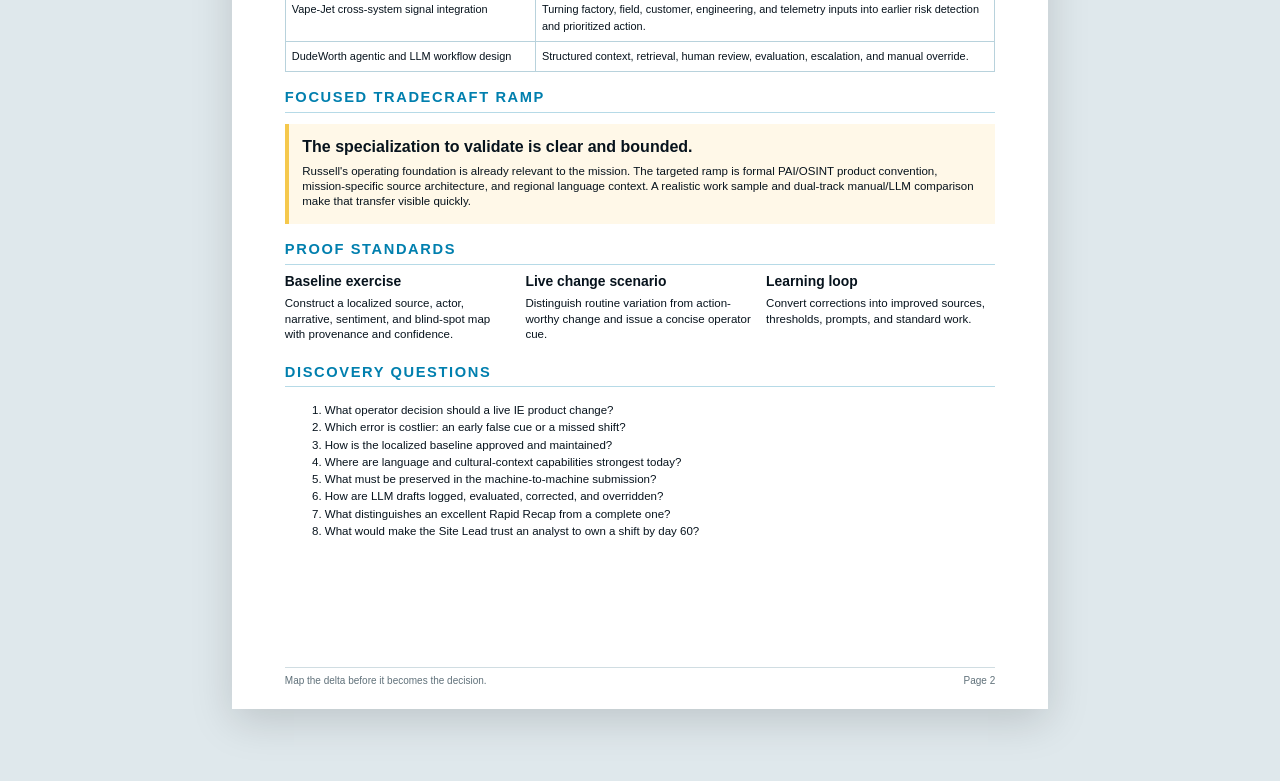
<file: interview-brief.html>
<!doctype html>
<html lang="en">
<head>
<meta charset="utf-8">
<meta name="viewport" content="width=device-width,initial-scale=1">
<title>Geo Owl Interview Thesis Brief</title>
<link rel="stylesheet" href="styles.css?v=20260714-3">
</head>
<body class="document-body">
<nav class="site-nav"><a class="brand" href="index.html"><em>GEO OWL</em> · Candidate Vision</a><div class="nav-links"><a href="resume.html">Resume</a><a href="cover-letter.html">Cover Letter</a><a href="90-day-plan.html">90-Day Plan</a></div></nav>
<div class="document-shell">
<div class="doc-actions"><a class="button light" href="index.html">Candidate Vision</a><a class="button dark" href="docs/Russell-Dudek-Geo-Owl-Interview-Brief.pdf" download>Download PDF</a></div>

<section class="doc-page">
<header class="doc-header"><div><h1 class="doc-name" style="font-size:24pt">Interview Thesis Brief</h1><div class="doc-role">Geo Owl · Information Environment Analyst · Russell Dudek</div></div><div class="doc-contact">Map the delta before it becomes the decision.<br>russelldudek.github.io/spaceforce</div></header>
<section class="doc-section"><h2>Executive Thesis</h2><div class="callout positive"><strong>The analyst's product is not a report. It is a controlled reduction in operator uncertainty.</strong></div><p>The role connects three operational phases: planning establishes the localized baseline; execution detects and validates meaningful deviation; assessment converts results into improved thresholds, sources, prompts, and decision rules.</p></section>
<section class="doc-section"><h2>Real Mandate</h2><div class="three-col"><div><h3>Before</h3><p>Map narratives, actors, sentiment ranges, normal discourse, source access, language variants, recurring events, and known blind spots.</p></div><div><h3>During</h3><p>Track velocity, anomaly, network coordination, source diversity, audience behavior, and the gap between expected and observed reaction.</p></div><div><h3>After</h3><p>Deliver Rapid Recaps and AARs that explain what changed, confidence, operational consequence, correction, and the next baseline.</p></div></div></section>
<section class="doc-section"><h2>Operating Contradictions</h2><table class="matrix"><tr><th>Tension</th><th>Required posture</th></tr><tr><td>Speed vs. accuracy</td><td>Issue early cues with explicit confidence and collection needs rather than false precision.</td></tr><tr><td>Automation vs. judgment</td><td>Use LLMs for structure and drafting; preserve analyst review, provenance, and manual override.</td></tr><tr><td>Global access vs. local meaning</td><td>Weight regional language, trusted community sources, local actors, and cultural context over generic volume.</td></tr><tr><td>Reporting vs. decision value</td><td>State what the operator should watch, verify, refine, escalate, or stop.</td></tr></table></section>
<section class="doc-section"><h2>Narrative Delta Protocol</h2><p><strong>Baseline → Detect → Corroborate → Cue → Recalibrate</strong></p><p>Each cue preserves source provenance, localized context, change significance, confidence, alternative explanation, operational relevance, immediate collection need, and recommended posture.</p></section>
<footer class="doc-footer"><span>Russell Dudek · Interview Thesis Brief</span><span>Page 1</span></footer>
</section>

<section class="doc-page">
<header class="doc-header"><div><h1 class="doc-name" style="font-size:20pt">Mission Transfer and Proof Plan</h1><div class="doc-role">Why the operating experience maps to the role</div></div><div class="doc-contact">Geo Owl · Independent candidate work</div></header>
<section class="doc-section"><h2>Why the Transfer Works</h2><table class="matrix"><tr><th>Evidence</th><th>Mission relevance</th></tr><tr><td>Amazon 24/7 operations and escalation mechanisms</td><td>Live shift discipline, tempo, concise updates, priority management, and accountable follow-through.</td></tr><tr><td>ZeusVu regulated UAS and aerial-data operations</td><td>Geospatial context, restricted environments, field intelligence, safety, and governed execution.</td></tr><tr><td>Compunetics high-reliability technical and DoD-linked work</td><td>Precision, quality systems, root cause, process control, and respect for high-consequence decision environments.</td></tr><tr><td>Vape-Jet cross-system signal integration</td><td>Turning factory, field, customer, engineering, and telemetry inputs into earlier risk detection and prioritized action.</td></tr><tr><td>DudeWorth agentic and LLM workflow design</td><td>Structured context, retrieval, human review, evaluation, escalation, and manual override.</td></tr></table></section>

<section class="doc-section"><h2>Focused Tradecraft Ramp</h2><div class="callout alert"><strong>The specialization to validate is clear and bounded.</strong><p>Russell's operating foundation is already relevant to the mission. The targeted ramp is formal PAI/OSINT product convention, mission-specific source architecture, and regional language context. A realistic work sample and dual-track manual/LLM comparison make that transfer visible quickly.</p></div></section>

<section class="doc-section"><h2>Proof Standards</h2><div class="three-col"><div><h3>Baseline exercise</h3><p>Construct a localized source, actor, narrative, sentiment, and blind-spot map with provenance and confidence.</p></div><div><h3>Live change scenario</h3><p>Distinguish routine variation from action-worthy change and issue a concise operator cue.</p></div><div><h3>Learning loop</h3><p>Convert corrections into improved sources, thresholds, prompts, and standard work.</p></div></div></section>

<section class="doc-section"><h2>Discovery Questions</h2><ol><li>What operator decision should a live IE product change?</li><li>Which error is costlier: an early false cue or a missed shift?</li><li>How is the localized baseline approved and maintained?</li><li>Where are language and cultural-context capabilities strongest today?</li><li>What must be preserved in the machine-to-machine submission?</li><li>How are LLM drafts logged, evaluated, corrected, and overridden?</li><li>What distinguishes an excellent Rapid Recap from a complete one?</li><li>What would make the Site Lead trust an analyst to own a shift by day 60?</li></ol></section>
<footer class="doc-footer"><span>Map the delta before it becomes the decision.</span><span>Page 2</span></footer>
</section>
</div>
</body>
</html>
</file>
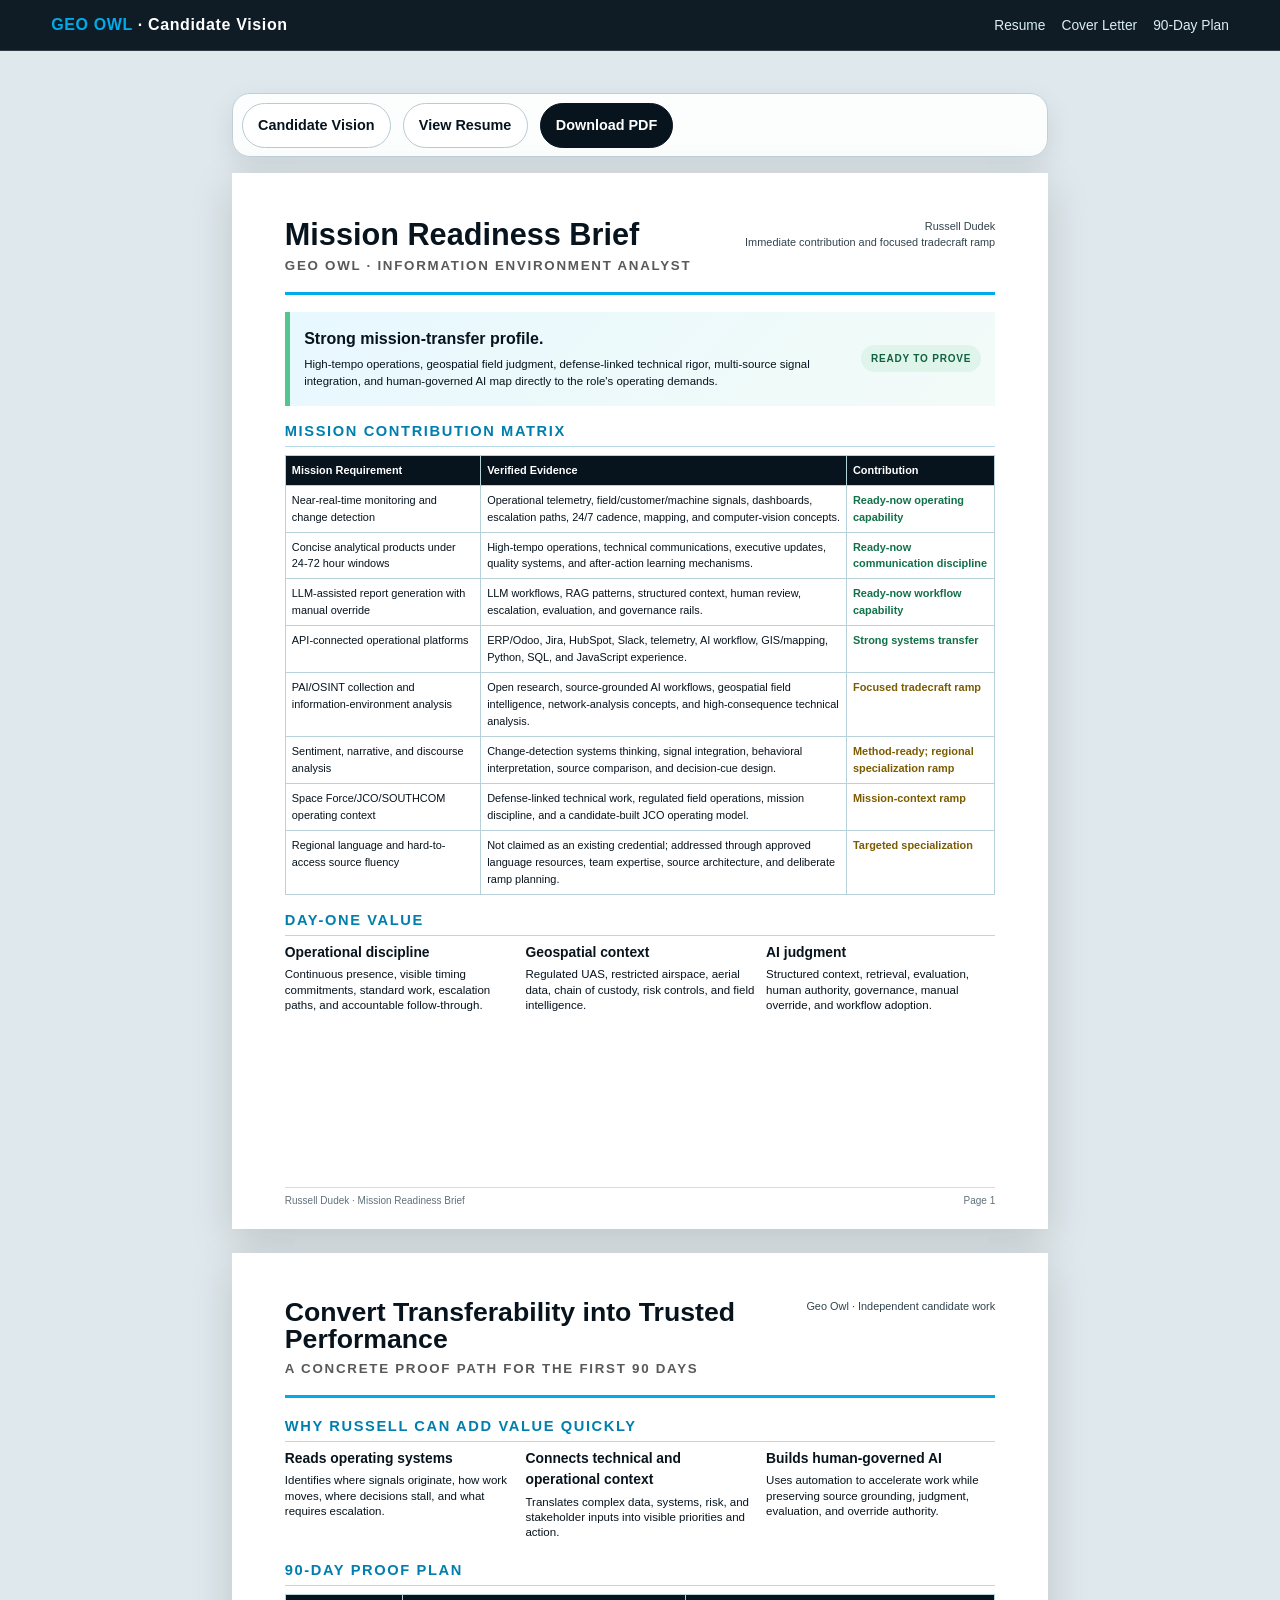
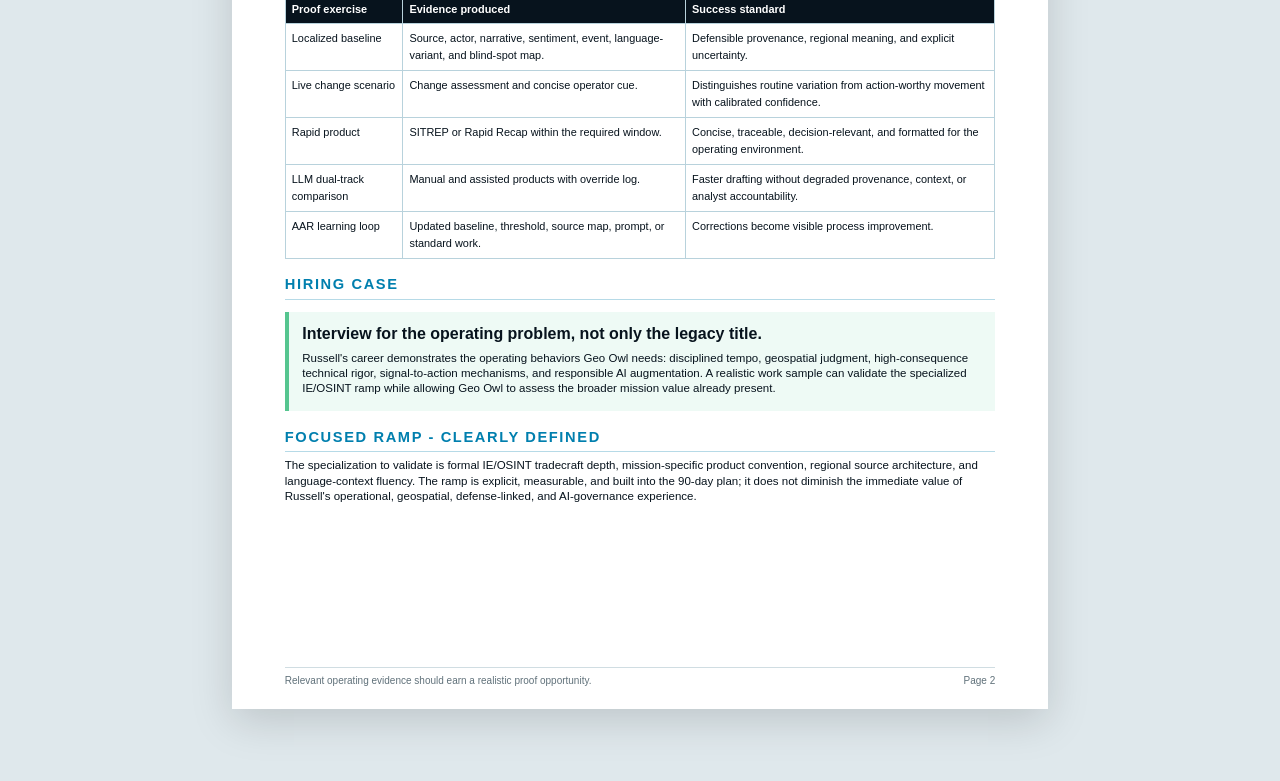
<file: mission-readiness.html>
<!doctype html>
<html lang="en">
<head>
<meta charset="utf-8">
<meta name="viewport" content="width=device-width,initial-scale=1">
<title>Geo Owl Mission Readiness Brief</title>
<meta name="description" content="Mission readiness brief for Russell Dudek's Geo Owl Information Environment Analyst candidacy.">
<link rel="stylesheet" href="styles.css?v=20260714-3">
</head>
<body class="document-body">
<nav class="site-nav"><a class="brand" href="index.html"><em>GEO OWL</em> · Candidate Vision</a><div class="nav-links"><a href="resume.html">Resume</a><a href="cover-letter.html">Cover Letter</a><a href="90-day-plan.html">90-Day Plan</a></div></nav>
<div class="document-shell">
<div class="doc-actions"><a class="button light" href="index.html">Candidate Vision</a><a class="button light" href="resume.html">View Resume</a><a class="button dark" href="docs/Russell-Dudek-Geo-Owl-Mission-Readiness.pdf" download>Download PDF</a></div>

<section class="doc-page">
<header class="doc-header"><div><h1 class="doc-name" style="font-size:23pt">Mission Readiness Brief</h1><div class="doc-role">Geo Owl · Information Environment Analyst</div></div><div class="doc-contact">Russell Dudek<br>Immediate contribution and focused tradecraft ramp</div></header>

<div class="readiness-banner"><div><strong>Strong mission-transfer profile.</strong><p style="margin:4px 0 0;font-size:8.6pt">High-tempo operations, geospatial field judgment, defense-linked technical rigor, multi-source signal integration, and human-governed AI map directly to the role's operating demands.</p></div><span class="readiness-badge">Ready to prove</span></div>

<section class="doc-section"><h2>Mission Contribution Matrix</h2><table class="matrix"><tr><th>Mission Requirement</th><th>Verified Evidence</th><th>Contribution</th></tr>
<tr><td>Near-real-time monitoring and change detection</td><td>Operational telemetry, field/customer/machine signals, dashboards, escalation paths, 24/7 cadence, mapping, and computer-vision concepts.</td><td class="status-ready">Ready-now operating capability</td></tr>
<tr><td>Concise analytical products under 24-72 hour windows</td><td>High-tempo operations, technical communications, executive updates, quality systems, and after-action learning mechanisms.</td><td class="status-ready">Ready-now communication discipline</td></tr>
<tr><td>LLM-assisted report generation with manual override</td><td>LLM workflows, RAG patterns, structured context, human review, escalation, evaluation, and governance rails.</td><td class="status-ready">Ready-now workflow capability</td></tr>
<tr><td>API-connected operational platforms</td><td>ERP/Odoo, Jira, HubSpot, Slack, telemetry, AI workflow, GIS/mapping, Python, SQL, and JavaScript experience.</td><td class="status-ready">Strong systems transfer</td></tr>
<tr><td>PAI/OSINT collection and information-environment analysis</td><td>Open research, source-grounded AI workflows, geospatial field intelligence, network-analysis concepts, and high-consequence technical analysis.</td><td class="status-ramp">Focused tradecraft ramp</td></tr>
<tr><td>Sentiment, narrative, and discourse analysis</td><td>Change-detection systems thinking, signal integration, behavioral interpretation, source comparison, and decision-cue design.</td><td class="status-ramp">Method-ready; regional specialization ramp</td></tr>
<tr><td>Space Force/JCO/SOUTHCOM operating context</td><td>Defense-linked technical work, regulated field operations, mission discipline, and a candidate-built JCO operating model.</td><td class="status-ramp">Mission-context ramp</td></tr>
<tr><td>Regional language and hard-to-access source fluency</td><td>Not claimed as an existing credential; addressed through approved language resources, team expertise, source architecture, and deliberate ramp planning.</td><td class="status-ramp">Targeted specialization</td></tr>
</table></section>

<section class="doc-section"><h2>Day-One Value</h2><div class="three-col"><div><h3>Operational discipline</h3><p>Continuous presence, visible timing commitments, standard work, escalation paths, and accountable follow-through.</p></div><div><h3>Geospatial context</h3><p>Regulated UAS, restricted airspace, aerial data, chain of custody, risk controls, and field intelligence.</p></div><div><h3>AI judgment</h3><p>Structured context, retrieval, evaluation, human authority, governance, manual override, and workflow adoption.</p></div></div></section>
<footer class="doc-footer"><span>Russell Dudek · Mission Readiness Brief</span><span>Page 1</span></footer>
</section>

<section class="doc-page">
<header class="doc-header"><div><h1 class="doc-name" style="font-size:20pt">Convert Transferability into Trusted Performance</h1><div class="doc-role">A concrete proof path for the first 90 days</div></div><div class="doc-contact">Geo Owl · Independent candidate work</div></header>

<section class="doc-section"><h2>Why Russell Can Add Value Quickly</h2><div class="three-col"><div><h3>Reads operating systems</h3><p>Identifies where signals originate, how work moves, where decisions stall, and what requires escalation.</p></div><div><h3>Connects technical and operational context</h3><p>Translates complex data, systems, risk, and stakeholder inputs into visible priorities and action.</p></div><div><h3>Builds human-governed AI</h3><p>Uses automation to accelerate work while preserving source grounding, judgment, evaluation, and override authority.</p></div></div></section>

<section class="doc-section"><h2>90-Day Proof Plan</h2><table class="matrix"><tr><th>Proof exercise</th><th>Evidence produced</th><th>Success standard</th></tr>
<tr><td>Localized baseline</td><td>Source, actor, narrative, sentiment, event, language-variant, and blind-spot map.</td><td>Defensible provenance, regional meaning, and explicit uncertainty.</td></tr>
<tr><td>Live change scenario</td><td>Change assessment and concise operator cue.</td><td>Distinguishes routine variation from action-worthy movement with calibrated confidence.</td></tr>
<tr><td>Rapid product</td><td>SITREP or Rapid Recap within the required window.</td><td>Concise, traceable, decision-relevant, and formatted for the operating environment.</td></tr>
<tr><td>LLM dual-track comparison</td><td>Manual and assisted products with override log.</td><td>Faster drafting without degraded provenance, context, or analyst accountability.</td></tr>
<tr><td>AAR learning loop</td><td>Updated baseline, threshold, source map, prompt, or standard work.</td><td>Corrections become visible process improvement.</td></tr>
</table></section>

<section class="doc-section"><h2>Hiring Case</h2><div class="callout positive"><strong>Interview for the operating problem, not only the legacy title.</strong><p>Russell's career demonstrates the operating behaviors Geo Owl needs: disciplined tempo, geospatial judgment, high-consequence technical rigor, signal-to-action mechanisms, and responsible AI augmentation. A realistic work sample can validate the specialized IE/OSINT ramp while allowing Geo Owl to assess the broader mission value already present.</p></div></section>

<section class="doc-section"><h2>Focused Ramp - Clearly Defined</h2><p>The specialization to validate is formal IE/OSINT tradecraft depth, mission-specific product convention, regional source architecture, and language-context fluency. The ramp is explicit, measurable, and built into the 90-day plan; it does not diminish the immediate value of Russell's operational, geospatial, defense-linked, and AI-governance experience.</p></section>
<footer class="doc-footer"><span>Relevant operating evidence should earn a realistic proof opportunity.</span><span>Page 2</span></footer>
</section>
</div>
</body>
</html>
</file>
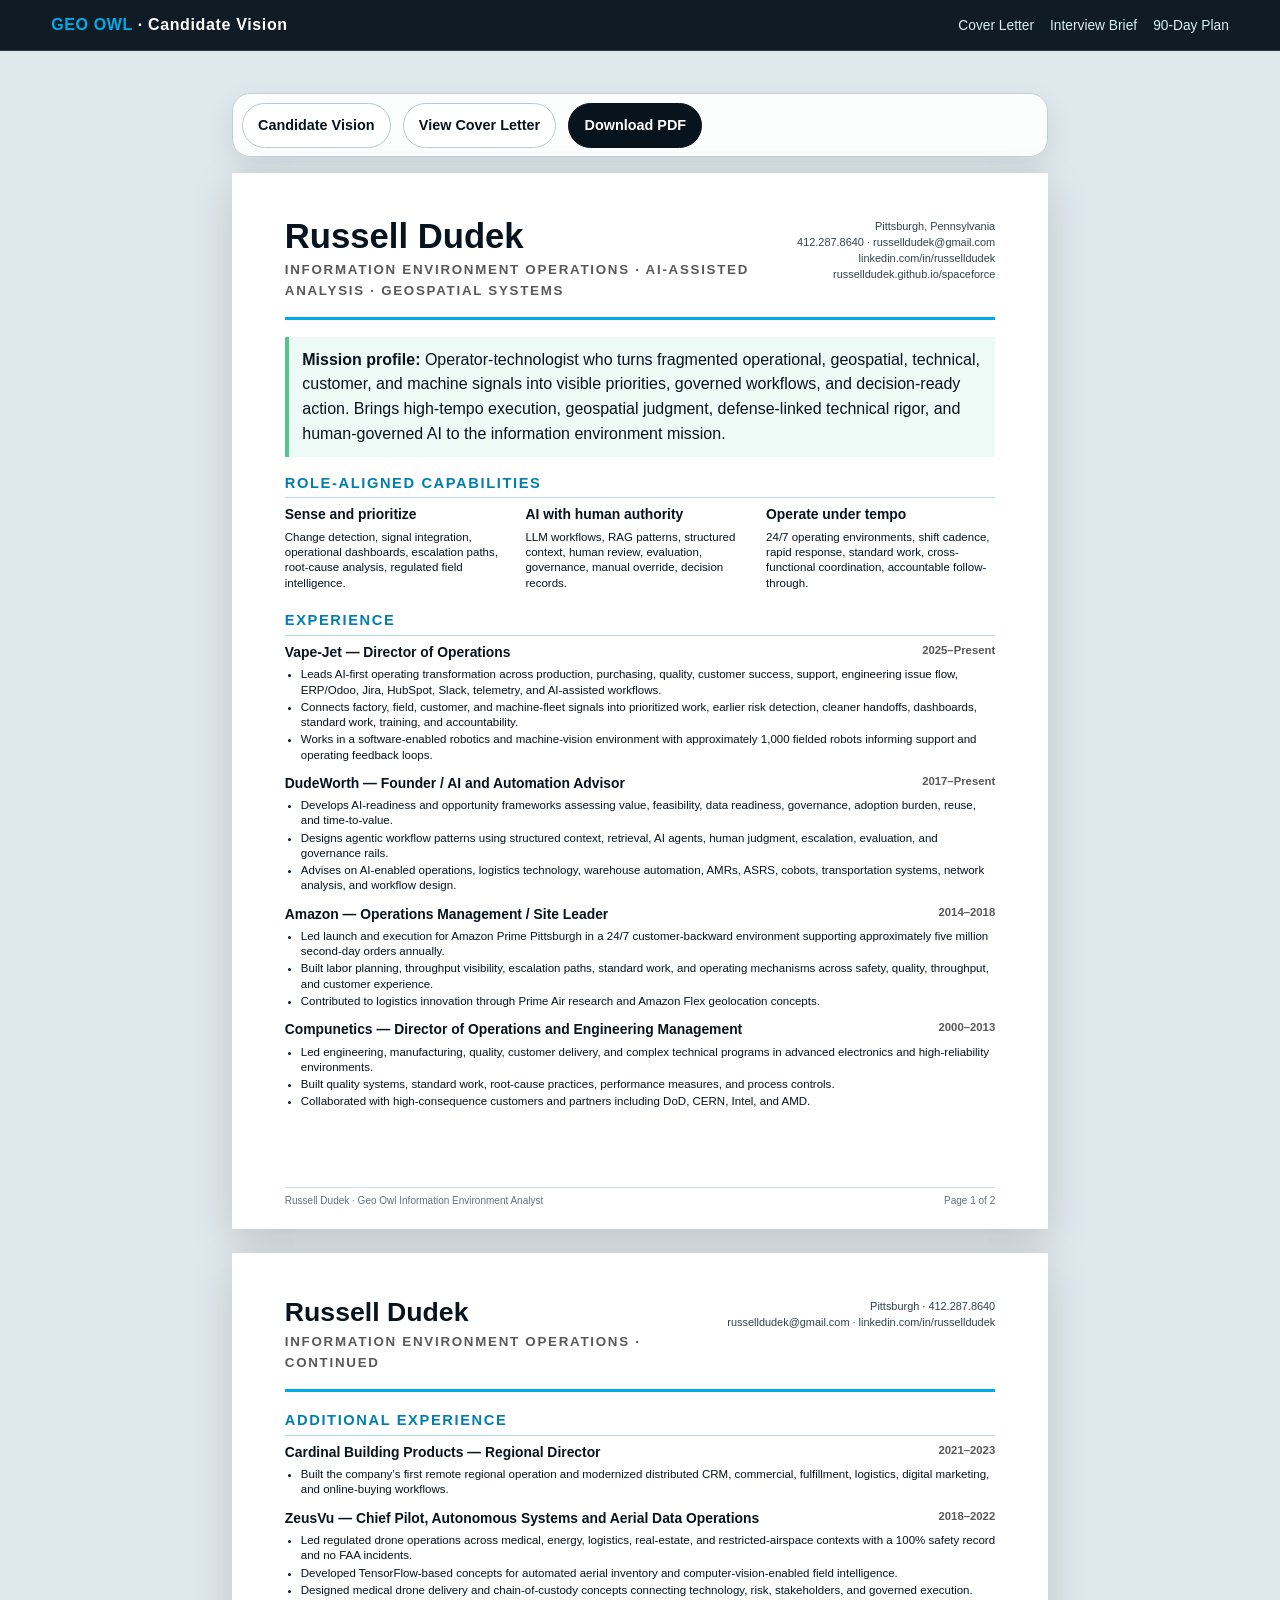
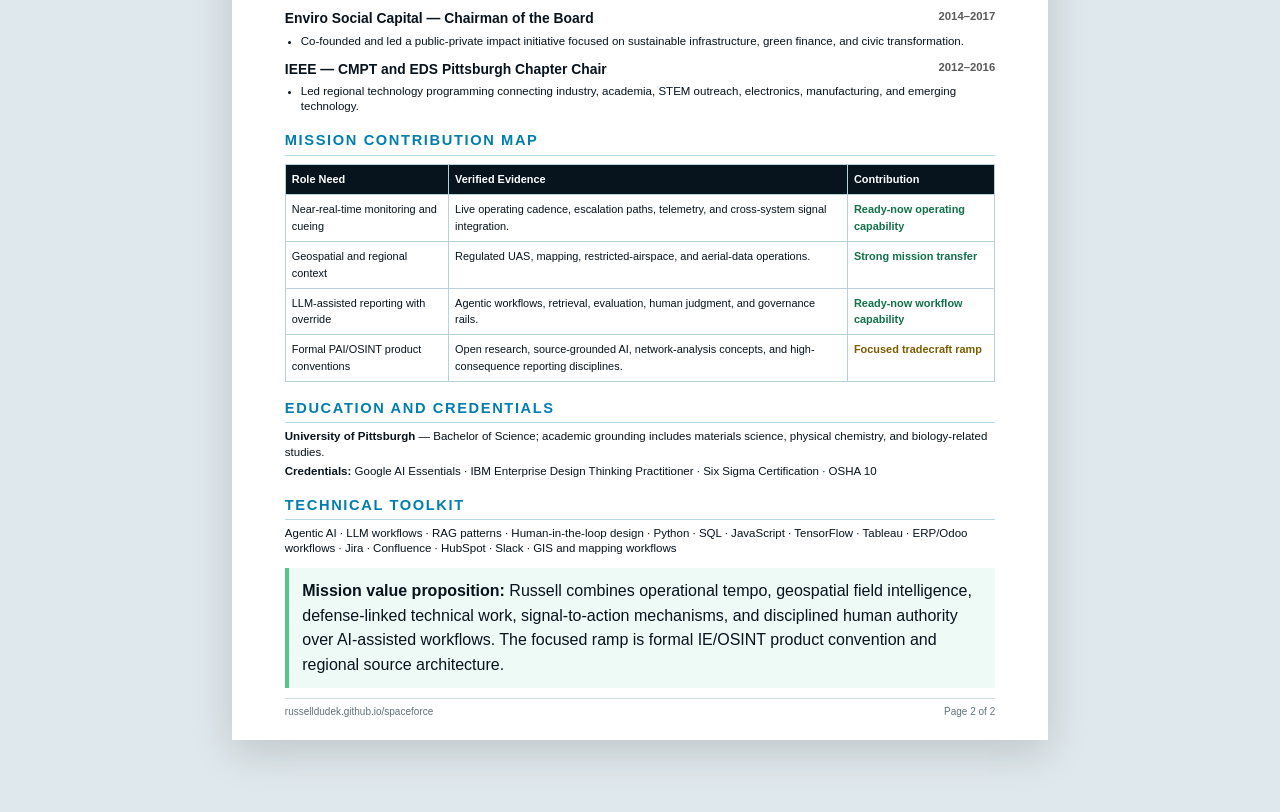
<file: resume.html>
<!doctype html>
<html lang="en">
<head>
<meta charset="utf-8">
<meta name="viewport" content="width=device-width,initial-scale=1">
<title>Russell Dudek | Geo Owl Resume</title>
<link rel="stylesheet" href="styles.css?v=20260714-3">
</head>
<body class="document-body">
<nav class="site-nav"><a class="brand" href="index.html"><em>GEO OWL</em> · Candidate Vision</a><div class="nav-links"><a href="cover-letter.html">Cover Letter</a><a href="interview-brief.html">Interview Brief</a><a href="90-day-plan.html">90-Day Plan</a></div></nav>
<div class="document-shell">
<div class="doc-actions"><a class="button light" href="index.html">Candidate Vision</a><a class="button light" href="cover-letter.html">View Cover Letter</a><a class="button dark" href="docs/Russell-Dudek-Geo-Owl-Resume.pdf" download>Download PDF</a></div>

<section class="doc-page">
<header class="doc-header"><div><h1 class="doc-name">Russell Dudek</h1><div class="doc-role">Information Environment Operations · AI-Assisted Analysis · Geospatial Systems</div></div><div class="doc-contact">Pittsburgh, Pennsylvania<br><a href="tel:+14122878640">412.287.8640</a> · <a href="mailto:russelldudek@gmail.com">russelldudek@gmail.com</a><br><a href="https://www.linkedin.com/in/russelldudek">linkedin.com/in/russelldudek</a><br><a href="https://russelldudek.github.io/spaceforce/">russelldudek.github.io/spaceforce</a></div></header>

<div class="callout positive"><strong>Mission profile:</strong> Operator-technologist who turns fragmented operational, geospatial, technical, customer, and machine signals into visible priorities, governed workflows, and decision-ready action. Brings high-tempo execution, geospatial judgment, defense-linked technical rigor, and human-governed AI to the information environment mission.</div>

<section class="doc-section"><h2>Role-Aligned Capabilities</h2><div class="three-col"><div><h3>Sense and prioritize</h3><p>Change detection, signal integration, operational dashboards, escalation paths, root-cause analysis, regulated field intelligence.</p></div><div><h3>AI with human authority</h3><p>LLM workflows, RAG patterns, structured context, human review, evaluation, governance, manual override, decision records.</p></div><div><h3>Operate under tempo</h3><p>24/7 operating environments, shift cadence, rapid response, standard work, cross-functional coordination, accountable follow-through.</p></div></div></section>

<section class="doc-section"><h2>Experience</h2>
<div><div class="role-row"><h3>Vape-Jet — Director of Operations</h3><span class="dates">2025–Present</span></div><ul><li>Leads AI-first operating transformation across production, purchasing, quality, customer success, support, engineering issue flow, ERP/Odoo, Jira, HubSpot, Slack, telemetry, and AI-assisted workflows.</li><li>Connects factory, field, customer, and machine-fleet signals into prioritized work, earlier risk detection, cleaner handoffs, dashboards, standard work, training, and accountability.</li><li>Works in a software-enabled robotics and machine-vision environment with approximately 1,000 fielded robots informing support and operating feedback loops.</li></ul></div>
<div style="margin-top:10px"><div class="role-row"><h3>DudeWorth — Founder / AI and Automation Advisor</h3><span class="dates">2017–Present</span></div><ul><li>Develops AI-readiness and opportunity frameworks assessing value, feasibility, data readiness, governance, adoption burden, reuse, and time-to-value.</li><li>Designs agentic workflow patterns using structured context, retrieval, AI agents, human judgment, escalation, evaluation, and governance rails.</li><li>Advises on AI-enabled operations, logistics technology, warehouse automation, AMRs, ASRS, cobots, transportation systems, network analysis, and workflow design.</li></ul></div>
<div style="margin-top:10px"><div class="role-row"><h3>Amazon — Operations Management / Site Leader</h3><span class="dates">2014–2018</span></div><ul><li>Led launch and execution for Amazon Prime Pittsburgh in a 24/7 customer-backward environment supporting approximately five million second-day orders annually.</li><li>Built labor planning, throughput visibility, escalation paths, standard work, and operating mechanisms across safety, quality, throughput, and customer experience.</li><li>Contributed to logistics innovation through Prime Air research and Amazon Flex geolocation concepts.</li></ul></div>
<div style="margin-top:10px"><div class="role-row"><h3>Compunetics — Director of Operations and Engineering Management</h3><span class="dates">2000–2013</span></div><ul><li>Led engineering, manufacturing, quality, customer delivery, and complex technical programs in advanced electronics and high-reliability environments.</li><li>Built quality systems, standard work, root-cause practices, performance measures, and process controls.</li><li>Collaborated with high-consequence customers and partners including DoD, CERN, Intel, and AMD.</li></ul></div>
</section>
<footer class="doc-footer"><span>Russell Dudek · Geo Owl Information Environment Analyst</span><span>Page 1 of 2</span></footer>
</section>

<section class="doc-page">
<header class="doc-header"><div><h1 class="doc-name" style="font-size:20pt">Russell Dudek</h1><div class="doc-role">Information Environment Operations · Continued</div></div><div class="doc-contact">Pittsburgh · 412.287.8640<br>russelldudek@gmail.com · linkedin.com/in/russelldudek</div></header>
<section class="doc-section"><h2>Additional Experience</h2>
<div><div class="role-row"><h3>Cardinal Building Products — Regional Director</h3><span class="dates">2021–2023</span></div><ul><li>Built the company’s first remote regional operation and modernized distributed CRM, commercial, fulfillment, logistics, digital marketing, and online-buying workflows.</li></ul></div>
<div style="margin-top:10px"><div class="role-row"><h3>ZeusVu — Chief Pilot, Autonomous Systems and Aerial Data Operations</h3><span class="dates">2018–2022</span></div><ul><li>Led regulated drone operations across medical, energy, logistics, real-estate, and restricted-airspace contexts with a 100% safety record and no FAA incidents.</li><li>Developed TensorFlow-based concepts for automated aerial inventory and computer-vision-enabled field intelligence.</li><li>Designed medical drone delivery and chain-of-custody concepts connecting technology, risk, stakeholders, and governed execution.</li></ul></div>
<div style="margin-top:10px"><div class="role-row"><h3>Enviro Social Capital — Chairman of the Board</h3><span class="dates">2014–2017</span></div><ul><li>Co-founded and led a public-private impact initiative focused on sustainable infrastructure, green finance, and civic transformation.</li></ul></div>
<div style="margin-top:10px"><div class="role-row"><h3>IEEE — CMPT and EDS Pittsburgh Chapter Chair</h3><span class="dates">2012–2016</span></div><ul><li>Led regional technology programming connecting industry, academia, STEM outreach, electronics, manufacturing, and emerging technology.</li></ul></div>
</section>

<section class="doc-section"><h2>Mission Contribution Map</h2><table class="matrix"><tr><th>Role Need</th><th>Verified Evidence</th><th>Contribution</th></tr><tr><td>Near-real-time monitoring and cueing</td><td>Live operating cadence, escalation paths, telemetry, and cross-system signal integration.</td><td class="status-ready">Ready-now operating capability</td></tr><tr><td>Geospatial and regional context</td><td>Regulated UAS, mapping, restricted-airspace, and aerial-data operations.</td><td class="status-ready">Strong mission transfer</td></tr><tr><td>LLM-assisted reporting with override</td><td>Agentic workflows, retrieval, evaluation, human judgment, and governance rails.</td><td class="status-ready">Ready-now workflow capability</td></tr><tr><td>Formal PAI/OSINT product conventions</td><td>Open research, source-grounded AI, network-analysis concepts, and high-consequence reporting disciplines.</td><td class="status-ramp">Focused tradecraft ramp</td></tr></table></section>

<section class="doc-section"><h2>Education and Credentials</h2><p><strong>University of Pittsburgh</strong> — Bachelor of Science; academic grounding includes materials science, physical chemistry, and biology-related studies.</p><p><strong>Credentials:</strong> Google AI Essentials · IBM Enterprise Design Thinking Practitioner · Six Sigma Certification · OSHA 10</p></section>
<section class="doc-section"><h2>Technical Toolkit</h2><p>Agentic AI · LLM workflows · RAG patterns · Human-in-the-loop design · Python · SQL · JavaScript · TensorFlow · Tableau · ERP/Odoo workflows · Jira · Confluence · HubSpot · Slack · GIS and mapping workflows</p></section>
<div class="callout positive"><strong>Mission value proposition:</strong> Russell combines operational tempo, geospatial field intelligence, defense-linked technical work, signal-to-action mechanisms, and disciplined human authority over AI-assisted workflows. The focused ramp is formal IE/OSINT product convention and regional source architecture.</div>
<footer class="doc-footer"><span>russelldudek.github.io/spaceforce</span><span>Page 2 of 2</span></footer>
</section>
</div>
</body>
</html>
</file>
<file: styles.css>
@import url("brand-tokens.css");

* { box-sizing: border-box; }
html { scroll-behavior: smooth; }
body {
  margin: 0;
  background: #fff;
  color: var(--geo-ink);
  font-family: "Avenir Next", "Segoe UI", Tahoma, sans-serif;
  line-height: 1.55;
}
a { color: inherit; }
button, input { font: inherit; }
.skip { position: absolute; left: -9999px; }
.skip:focus {
  left: 1rem; top: 1rem; z-index: 1000;
  padding: .75rem 1rem; background: #fff; color: var(--geo-ink);
  border-radius: 10px; box-shadow: 0 8px 24px rgba(0,0,0,.18);
}
.site-nav {
  position: sticky; top: 0; z-index: 50;
  display: flex; align-items: center; justify-content: space-between;
  gap: 1rem; padding: .8rem clamp(1rem,4vw,4rem);
  background: rgba(7,19,29,.96); color: #fff;
  border-bottom: 1px solid rgba(255,255,255,.14);
  backdrop-filter: blur(14px);
}
.brand { font-weight: 900; letter-spacing: .04em; text-decoration: none; }
.brand em { font-style: normal; color: var(--geo-cyan); }
.nav-links { display: flex; gap: 1rem; flex-wrap: wrap; }
.nav-links a { text-decoration: none; font-size: .86rem; color: #d9eef6; }
.nav-links a:hover, .nav-links a:focus { color: #fff; }

.button {
  display: inline-flex; align-items: center; justify-content: center;
  min-height: 42px; padding: .68rem 1rem;
  border-radius: 999px; text-decoration: none; font-weight: 900;
  font-size: .9rem; border: 1px solid rgba(255,255,255,.32);
  background: transparent; color: #fff; cursor: pointer;
  transition: transform .16s ease, box-shadow .16s ease, background .16s ease;
}
.button:hover { transform: translateY(-1px); }
.button.primary { background: var(--geo-cyan); border-color: var(--geo-cyan); color: var(--geo-ink); }
.button.dark { background: var(--geo-ink); border-color: var(--geo-ink); color: #fff; }
.button.light { background: #fff; color: var(--geo-ink); border-color: #c8d7dd; }
.button:focus-visible, button:focus-visible, input:focus-visible, a:focus-visible {
  outline: 3px solid var(--geo-signal); outline-offset: 3px;
}

.hero {
  min-height: 90vh; padding: clamp(2rem,6vw,6rem);
  display: grid; grid-template-columns: minmax(0,1fr) minmax(420px,.95fr);
  gap: clamp(2rem,5vw,5rem); align-items: center; color: #fff;
  background:
    radial-gradient(circle at 78% 25%, rgba(0,171,235,.2), transparent 30%),
    linear-gradient(130deg,var(--geo-ink),var(--geo-deep));
  overflow: hidden;
}
.company-lockup {
  display: inline-flex; align-items: center; gap: .7rem;
  padding: .55rem .8rem; border: 1px solid rgba(255,255,255,.18);
  border-radius: 999px; background: rgba(255,255,255,.06);
  font-weight: 900; letter-spacing: .08em; text-transform: uppercase;
}
.company-lockup .owl {
  width: 30px; height: 30px; border-radius: 50%;
  display: grid; place-items: center;
  background: var(--geo-cyan); color: var(--geo-ink); font-size: .72rem;
}
.eyebrow, .kicker {
  text-transform: uppercase; letter-spacing: .18em;
  font-size: .76rem; font-weight: 900; color: #8fe2ff;
}
.hero h1 {
  font-size: clamp(3rem,6vw,6.5rem); line-height: .92;
  letter-spacing: -.055em; margin: .6rem 0 1.2rem; max-width: 11ch;
}
.hero .lede { font-size: clamp(1.05rem,1.6vw,1.35rem); max-width: 62ch; color: #d8edf5; }
.hero-actions, .doc-actions { display: flex; flex-wrap: wrap; gap: .75rem; margin-top: 1.5rem; }

.delta-stage {
  position: relative; min-height: 560px;
  border: 1px solid rgba(255,255,255,.16); border-radius: 28px;
  background: linear-gradient(180deg,rgba(255,255,255,.06),rgba(255,255,255,.018));
  overflow: hidden; box-shadow: 0 30px 70px rgba(0,0,0,.28);
}
.delta-stage:after {
  content: ""; position: absolute; inset: 0;
  background-image:
    linear-gradient(rgba(255,255,255,.035) 1px,transparent 1px),
    linear-gradient(90deg,rgba(255,255,255,.035) 1px,transparent 1px);
  background-size: 46px 46px; pointer-events: none;
}
.delta-stage svg { position: absolute; inset: 0; width: 100%; height: 100%; }
.contour {
  fill: none; stroke: rgba(0,171,235,.62); stroke-width: 2;
  stroke-dasharray: 10 12; animation: drift 10s linear infinite;
  transform-origin: center; transition: opacity .25s, transform .25s;
}
.contour.hot { stroke: var(--geo-alert); stroke-width: 3; animation-duration: 6s; }
.vector { stroke: var(--geo-signal); stroke-width: 2; stroke-linecap: round; animation: pulse 2.6s ease-in-out infinite; }
.source-node { fill: #dff7ff; stroke: var(--geo-cyan); stroke-width: 2; }
.field-label { fill: #dff7ff; font-size: 13px; font-weight: 800; letter-spacing: .08em; }
.delta-readout {
  position: absolute; z-index: 3; left: 1.25rem; right: 1.25rem; bottom: 1.25rem;
  padding: 1rem; border: 1px solid rgba(255,255,255,.18); border-radius: 16px;
  background: rgba(7,19,29,.9); display: grid;
  grid-template-columns: 1fr auto; gap: 1rem; align-items: end;
}
.delta-readout strong { display: block; font-size: 1.2rem; }
.state-badge {
  padding: .45rem .65rem; border-radius: 999px;
  background: var(--geo-signal); color: var(--geo-ink);
  font-weight: 900; letter-spacing: .08em; font-size: .72rem;
}

.section { padding: clamp(4rem,8vw,8rem) clamp(1.2rem,7vw,7rem); }
.section.dark { background: var(--geo-ink); color: #fff; }
.section.mist { background: var(--geo-mist); }
.section h2 {
  font-size: clamp(2.2rem,4vw,4.5rem); line-height: 1.02;
  letter-spacing: -.045em; margin: .45rem 0 1.2rem; max-width: 16ch;
}
.section-intro { max-width: 72ch; font-size: 1.1rem; }
.mandate-line {
  font-size: clamp(1.55rem,3vw,3.15rem); line-height: 1.2;
  max-width: 30ch; margin: 2rem 0 0; font-weight: 900;
}
.tension-river { margin-top: 3rem; display: grid; grid-template-columns: repeat(5,1fr); border-top: 2px solid var(--geo-cyan); }
.tension { padding: 1.2rem 1rem; border-right: 1px solid #c8e9f4; }
.tension:last-child { border-right: 0; }
.tension b { display: block; font-size: 1.08rem; margin-bottom: .35rem; }
.system-grid { display: grid; grid-template-columns: 1.05fr .95fr; gap: clamp(2rem,5vw,5rem); align-items: start; }
.protocol { border-left: 3px solid var(--geo-cyan); padding-left: 1.5rem; }
.protocol-step { display: grid; grid-template-columns: 3rem 1fr; gap: 1rem; padding: 1rem 0; border-bottom: 1px solid rgba(255,255,255,.16); }
.protocol-step .num { font-size: 1.6rem; color: var(--geo-cyan); font-weight: 900; }
.protocol-step h3 { margin: 0; }
.protocol-step p { margin: .35rem 0 0; color: #cce0e8; }
.simulator { background: #fff; color: var(--geo-ink); border-radius: 24px; padding: 1.2rem; box-shadow: 0 24px 70px rgba(0,0,0,.22); }
.scenario-tabs { display: grid; grid-template-columns: 1fr 1fr; gap: .5rem; }
.scenario-tabs button { border: 1px solid #b8dce9; background: #f4fbfe; padding: .75rem; border-radius: 12px; text-align: left; font-weight: 900; cursor: pointer; }
.scenario-tabs button[aria-pressed="true"] { background: var(--geo-cyan); border-color: var(--geo-cyan); }
.simulator label { display: block; font-weight: 900; margin: 1.2rem 0 .4rem; }
.simulator input[type=range] { width: 100%; }
.decision-card { margin-top: 1rem; padding: 1rem; border-radius: 14px; background: var(--geo-ink); color: #fff; }
.decision-card .decision { font-size: 1.45rem; color: #8fe2ff; font-weight: 900; }
.score-strip { display: grid; grid-template-columns: repeat(5,1fr); gap: 1px; background: #b9d8e4; margin-top: 3rem; }
.score-cell { background: #fff; padding: 1.3rem; }
.score-cell strong { display: block; font-size: 1.55rem; color: #007fae; }
.evidence-trail { position: relative; margin-top: 3rem; }
.evidence-trail:before { content:""; position:absolute; left:20px; top:0; bottom:0; width:2px; background:var(--geo-cyan); }
.evidence-item { position:relative; padding:0 0 2rem 4rem; }
.evidence-item:before { content:""; position:absolute; left:12px; top:.35rem; width:18px; height:18px; border-radius:50%; background:#fff; border:4px solid var(--geo-cyan); }
.evidence-item h3 { margin: 0; }
.evidence-item p { max-width: 72ch; }
.objection { display: grid; grid-template-columns: .8fr 1.2fr; gap: clamp(2rem,6vw,6rem); }
.objection .question { font-size: clamp(2rem,4vw,4.2rem); line-height: 1.05; font-weight: 900; letter-spacing: -.04em; }
.truth-box { padding: 1.5rem; border: 1px solid rgba(255,255,255,.2); border-left: 5px solid var(--geo-cyan); border-radius: 0 18px 18px 0; background: rgba(255,255,255,.04); }
.plan-grid { display: grid; grid-template-columns: repeat(4,1fr); gap: 1rem; margin-top: 3rem; }
.plan-phase { padding: 1.2rem; background: #fff; border-top: 4px solid var(--geo-cyan); box-shadow: 0 12px 35px rgba(7,19,29,.08); }
.plan-phase .days { font-weight: 900; color: #007fae; text-transform: uppercase; letter-spacing: .1em; font-size: .75rem; }
.questions { columns: 2; column-gap: 3rem; margin-top: 2rem; }
.questions li { break-inside: avoid; margin: 0 0 1rem; }
.cta { padding: clamp(3rem,7vw,7rem); display: grid; grid-template-columns: 1fr auto; gap: 2rem; align-items: center; background: linear-gradient(135deg,var(--geo-cyan),#77dcff); }
.cta h2 { font-size: clamp(2.2rem,4vw,4rem); line-height: 1; margin: 0; max-width: 18ch; }
.site-footer { padding: 2rem clamp(1.2rem,7vw,7rem); background: var(--geo-ink); color: #b9d3dc; font-size: .85rem; }

/* Document system */
.document-body { background: #dfe8ec; }
.document-shell { padding: 1.35rem 1rem 3rem; }
.doc-actions {
  max-width: 8.5in; margin: 0 auto 1rem; padding: .55rem;
  border: 1px solid #bfd0d8; border-radius: 18px;
  background: rgba(255,255,255,.94); box-shadow: 0 10px 28px rgba(7,19,29,.09);
  align-items: center;
}
.doc-actions .button { color: var(--geo-ink); background: #fff; border-color: #b8cbd3; box-shadow: none; }
.doc-actions .button.dark { color: #fff !important; background: var(--geo-ink) !important; border-color: var(--geo-ink) !important; }
.doc-actions .button.dark:hover { color: #fff !important; background: #0e2a3b !important; }
.doc-page {
  width: min(100%,8.5in); min-height: 11in; margin: 0 auto 1.5rem;
  background: #fff; padding: .48in .55in .42in;
  box-shadow: 0 12px 40px rgba(0,0,0,.15); position: relative;
}
.doc-header {
  display: grid; grid-template-columns: 1fr auto; gap: 1rem;
  padding-bottom: .16in; border-bottom: 3px solid var(--geo-cyan); margin-bottom: .18in;
}
.doc-name { margin: 0; font-size: 26pt; line-height: 1; font-weight: 900; }
.doc-role { font-size: 10pt; text-transform: uppercase; letter-spacing: .13em; color: var(--geo-graphite); font-weight: 800; margin-top: 6px; }
.doc-contact { font-size: 8.2pt; line-height: 1.45; text-align: right; color: #31434c; }
.doc-contact a { text-decoration: none; }
.doc-company-line {
  display: flex; justify-content: space-between; gap: 1rem; align-items: baseline;
  padding: .08in .12in; margin: .02in 0 .16in;
  background: var(--geo-mist); border-left: 4px solid var(--geo-cyan);
  font-size: 8.2pt; color: #31434c;
}
.geo-wordmark { font-weight: 900; letter-spacing: .11em; color: #007fae; }
.doc-section { margin-top: .15in; }
.doc-section h2 { font-size: 11pt; letter-spacing: .11em; text-transform: uppercase; color: #007fae; margin: 0 0 6px; padding-bottom: 3px; border-bottom: 1px solid #b6dae7; }
.doc-section h3 { font-size: 10.4pt; margin: 0; }
.doc-section p, .doc-section li { font-size: 8.65pt; line-height: 1.32; }
.doc-section p { margin: 4px 0; }
.doc-section ul { margin: 4px 0 0 16px; padding: 0; }
.doc-section li { margin-bottom: 2px; }
.role-row { display: grid; grid-template-columns: 1fr auto; gap: .5rem; }
.role-row .dates { font-size: 8.5pt; color: var(--geo-graphite); font-weight: 800; }
.two-col { display: grid; grid-template-columns: 1fr 1fr; gap: .18in; }
.three-col { display: grid; grid-template-columns: repeat(3,1fr); gap: .12in; }
.callout { padding: .11in .14in; margin: .12in 0; background: var(--geo-mist); border-left: 4px solid var(--geo-cyan); }
.callout.positive { background: #eefaf5; border-color: var(--geo-good); }
.callout.alert { background: #fff8e8; border-color: var(--geo-signal); }
.doc-footer {
  position: absolute; left: .55in; right: .55in; bottom: .22in;
  display: flex; justify-content: space-between;
  border-top: 1px solid #d0dde2; padding-top: 5px; font-size: 7.5pt; color: #60717a;
}
.matrix { width: 100%; border-collapse: collapse; margin-top: 8px; }
.matrix th, .matrix td { border: 1px solid #b8d2dc; padding: 6px; font-size: 8.2pt; vertical-align: top; }
.matrix th { background: var(--geo-ink); color: #fff; text-align: left; }
.status-direct, .status-ready { color: #117148; font-weight: 900; }
.status-adjacent, .status-ramp { color: #7c5c00; font-weight: 900; }
.status-gap { color: #8f3131; font-weight: 900; }

/* Cover letter */
.cover-letter-page .doc-page { min-height: auto; padding: .52in .58in .46in; }
.cover-letter-page .doc-header { margin-bottom: .12in; }
.cover-letter-grid { display: grid; grid-template-columns: 1.72in 1fr; gap: .24in; align-items: start; }
.cover-letter-rail {
  padding: .16in; background: #eef8fc; border-top: 4px solid var(--geo-cyan);
  color: #17313e;
}
.cover-letter-rail h2 { font-size: 15.5pt; line-height: 1.08; margin: .04in 0 .1in; letter-spacing: -.02em; }
.cover-letter-rail p, .cover-letter-rail li { font-size: 8.1pt; line-height: 1.34; }
.cover-letter-rail ul { margin: .05in 0 .14in .15in; padding: 0; }
.cover-letter-rail li { margin-bottom: .07in; }
.rail-label { margin: .08in 0 .02in !important; font-size: 7.4pt !important; font-weight: 900; text-transform: uppercase; letter-spacing: .12em; color: #007fae; }
.cover-letter-copy { min-width: 0; }
.cover-letter-copy p { margin: 0 0 .085in; font-size: 8.65pt; line-height: 1.37; }
.cover-letter-copy .opening { font-size: 9.05pt; line-height: 1.38; }
.letter-meta { display: grid; gap: .02in; margin-bottom: .11in; }
.letter-meta strong { font-size: 10.3pt; }
.letter-subject { font-size: 8.3pt; color: #40535d; }
.signature { margin-top: .1in; }
.signature p { margin: 0; }

/* Mission-readiness emphasis */
.readiness-banner {
  display: grid; grid-template-columns: 1fr auto; gap: .15in; align-items: center;
  padding: .15in; margin: .1in 0 .15in; background: linear-gradient(135deg,#e7f8ff,#f3fbf7);
  border-left: 5px solid var(--geo-good);
}
.readiness-banner strong { font-size: 12pt; line-height: 1.15; }
.readiness-badge {
  padding: .06in .1in; border-radius: 999px; background: #dff4ea;
  color: #11613f; font-size: 7.5pt; font-weight: 900; letter-spacing: .08em; text-transform: uppercase;
}

@keyframes drift { to { stroke-dashoffset: -180; } }
@keyframes pulse { 0%,100% { opacity: .35; } 50% { opacity: 1; } }

@media (max-width:1000px) {
  .hero { grid-template-columns: 1fr; min-height: auto; }
  .delta-stage { min-height: 520px; }
  .tension-river { grid-template-columns: 1fr 1fr; }
  .system-grid, .objection { grid-template-columns: 1fr; }
  .plan-grid, .score-strip { grid-template-columns: 1fr 1fr; }
  .cta { grid-template-columns: 1fr; }
  .questions { columns: 1; }
  .doc-page { min-height: auto; padding: clamp(1rem,5vw,.55in); }
  .doc-footer { position: static; margin-top: 1rem; }
  .doc-header, .two-col, .three-col { grid-template-columns: 1fr; }
  .doc-contact { text-align: left; }
  .cover-letter-grid { grid-template-columns: 1fr; }
  .cover-letter-rail { display: grid; grid-template-columns: repeat(3,1fr); gap: 1rem; }
  .cover-letter-rail h2, .cover-letter-rail p, .cover-letter-rail ul { margin-top: 0; }
}
@media (max-width:720px) {
  .nav-links { display: none; }
  .doc-actions { border-radius: 14px; }
  .doc-actions .button { flex: 1 1 calc(50% - .4rem); }
  .doc-company-line { align-items: flex-start; flex-direction: column; }
  .cover-letter-rail { display: block; }
  .matrix { display: block; overflow-x: auto; }
}
@media (max-width:560px) {
  .hero { padding: 2rem 1rem; }
  .delta-stage { min-height: 460px; }
  .delta-readout { grid-template-columns: 1fr; }
  .tension-river, .plan-grid, .score-strip, .scenario-tabs { grid-template-columns: 1fr; }
  .section { padding: 3.5rem 1rem; }
  .site-nav { padding: .65rem 1rem; }
  .doc-actions .button { flex-basis: 100%; }
}
@media (prefers-reduced-motion:reduce) {
  html { scroll-behavior: auto; }
  .contour, .vector { animation: none !important; }
}
@media print {
  @page { size: Letter; margin: 0; }
  body.document-body { background: #fff; }
  .site-nav, .doc-actions { display: none !important; }
  .document-shell { padding: 0; }
  .doc-page {
    width: 8.5in; height: 11in; min-height: 11in; margin: 0;
    box-shadow: none; padding: .48in .55in .42in;
    overflow: hidden; break-after: page;
  }
  .cover-letter-page .doc-page { height: 11in; min-height: 11in; padding: .52in .58in .46in; }
  .doc-page:last-child { break-after: auto; }
  .doc-footer { position: absolute; left: .55in; right: .55in; bottom: .22in; }
  .doc-section, .callout, .readiness-banner { break-inside: avoid; }
}
</file>
